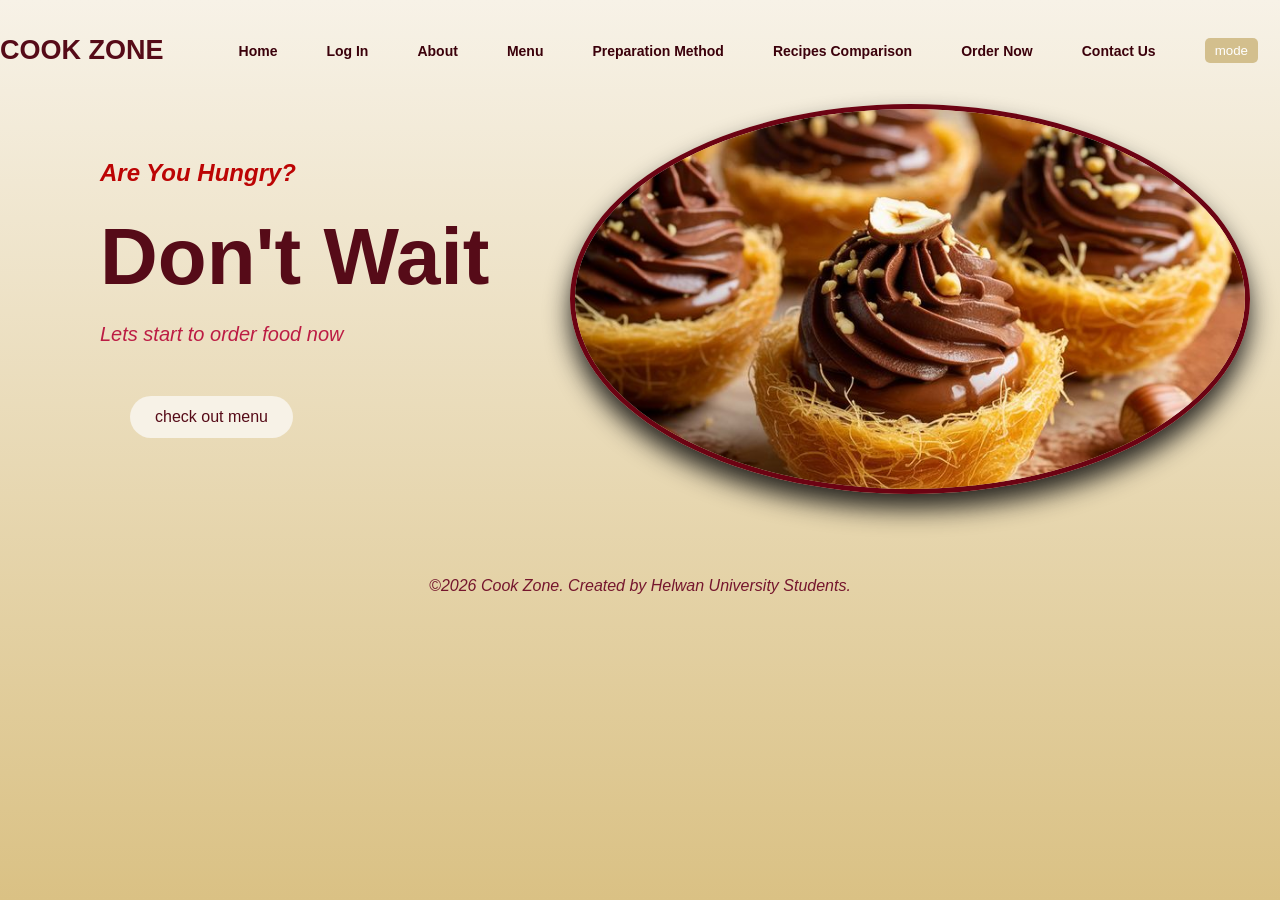
<file: index.html>
<!DOCTYPE html>
<html lang="en">

<head>
    <meta charset="UTF-8">
    <title>cook zone</title>
    <link rel="stylesheet" href="style.css">
    <meta name="viewport" content="width=device-width, initial-scale=1.0">
    <script src="main.js"></script>
</head>

<body>
    <script>if (localStorage.getItem("theme") === "dark") document.body.classList.add("dark-theme");</script>
    <div class="page">
        <header>
            <nav>
                <div class="cooknav">
                    <h1>COOK ZONE</h1>
                </div>
                <ul>
                    <li><a href="index.html">Home</a></li>
                    <li><a href="login.html">Log In</a></li>
                    <li><a href="about-us.html">About</a></li>
                    <li><a href="recipes.html">Menu</a></li>
                    <li><a href="preparation method.html">Preparation Method</a></li>
                    <li><a href="compare.html">Recipes Comparison</a></li>
                    <li><a href="order-now.html">Order Now</a></li>
                    <li><a href="contact-us.html">Contact Us</a></li>
                    <li><button onclick="toggletheme()" class="theme-btn">mode</button></li>
                </ul>
            </nav>
        </header>
        <section class="hero">
            <div class="text">
                <h3><em>Are You Hungry?</em></h3>
                <h1>Don't Wait</h1>
                <p><em>Lets start to order food now</em></p>
                <button class="home-btn"><a href="recipes.html">check out menu</a></button>
            </div>
            <div class="home-img">
                <img src="Images/photo4.jpeg" alt="food img" width="670px" height="380">
            </div>
        </section>

        <footer>
            <p><i>&copy;2026 Cook Zone. Created by Helwan University Students.</i></p>
        </footer>
    </div>
</body>

</html>
</file>
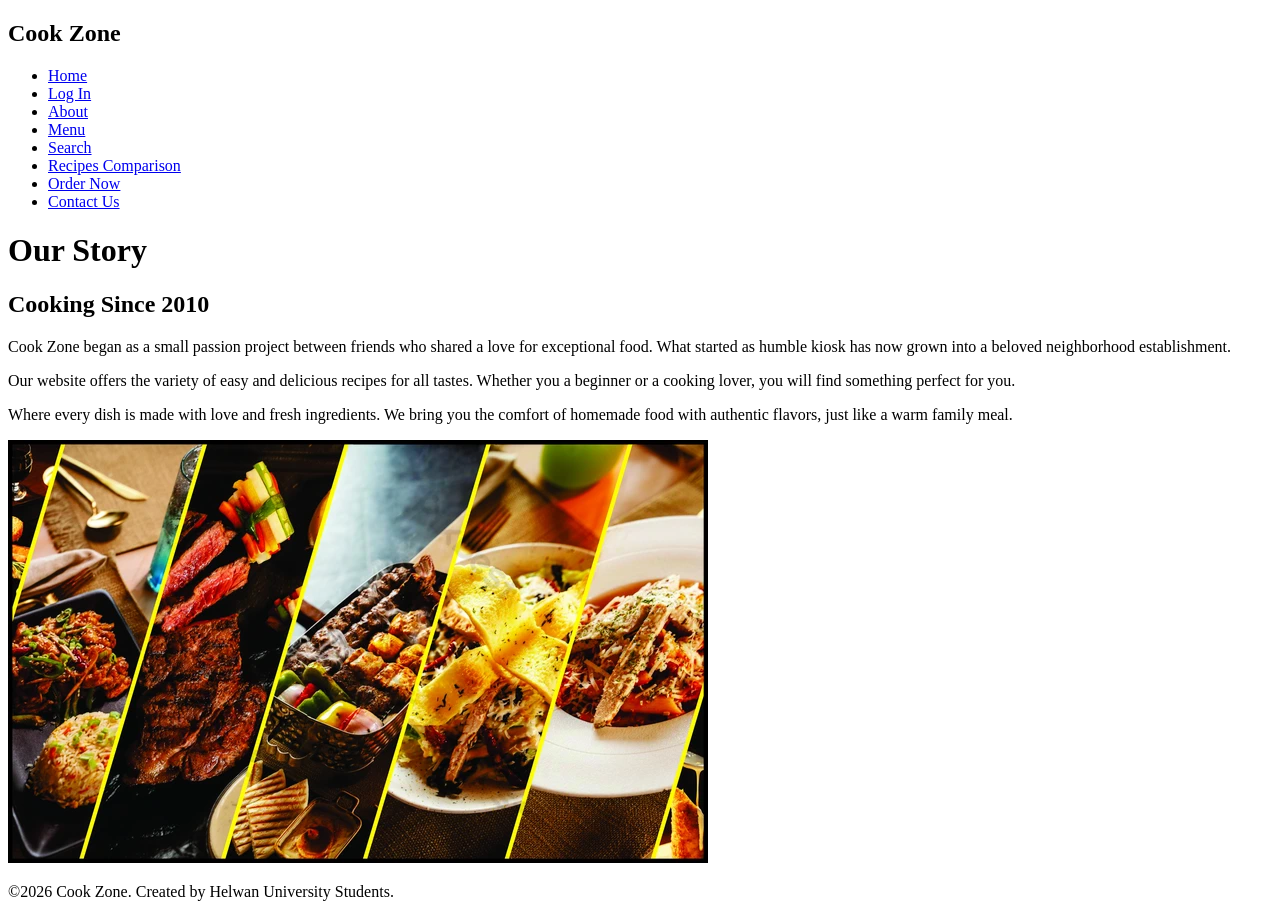
<file: about--us.html>
<!DOCTYPE html>
<html lang="eng">
  <head>
        <meta charset="UTF-8">
        <title>About</title>
        <link rel="stylesheet" src="style.css">
  </head>
  <body>
      <nav>
        <h2>Cook Zone</h2>
        <ul>
            <li><a href="index.html">Home</a></li>
            <li><a href="login.html">Log In</a></li>
            <li><a href="about-us.html">About</a></li>
            <li><a href="recipes.html">Menu</a></li>
            <li><a href="search.html">Search</a></li>
            <li><a href="compare.html">Recipes Comparison</a></li>
            <li><a href="order-now.html">Order Now</a></li>
            <li><a href="contact-us.html">Contact Us</a></li>
        </ul>
     </nav>
     <header><h1>Our Story</h1></header>

    <main>
        
        <!-- about discription -->
        <section class="our story">
            <h2>Cooking Since 2010</h2>
            <p>Cook Zone began as a small passion project between friends who shared a love for exceptional food. What started as humble kiosk 
                has now grown into a beloved neighborhood establishment.</p>
            <p> Our website offers the variety of easy and delicious recipes for all tastes. Whether you a beginner or a cooking lover, you will 
                find something perfect for you.</p>
             <p>Where every dish is made with love and fresh ingredients. We bring you the comfort of homemade food with authentic flavors, just
                     like a warm family meal.</p>
        </section>
        
     <section class="story img">
            <img src="img.jpg"  >
     </section>

     
    </main>

    <footer>
         <p>&copy;2026 Cook Zone. Created by Helwan University Students.</p>
    </footer>
</body>
</html>
</file>
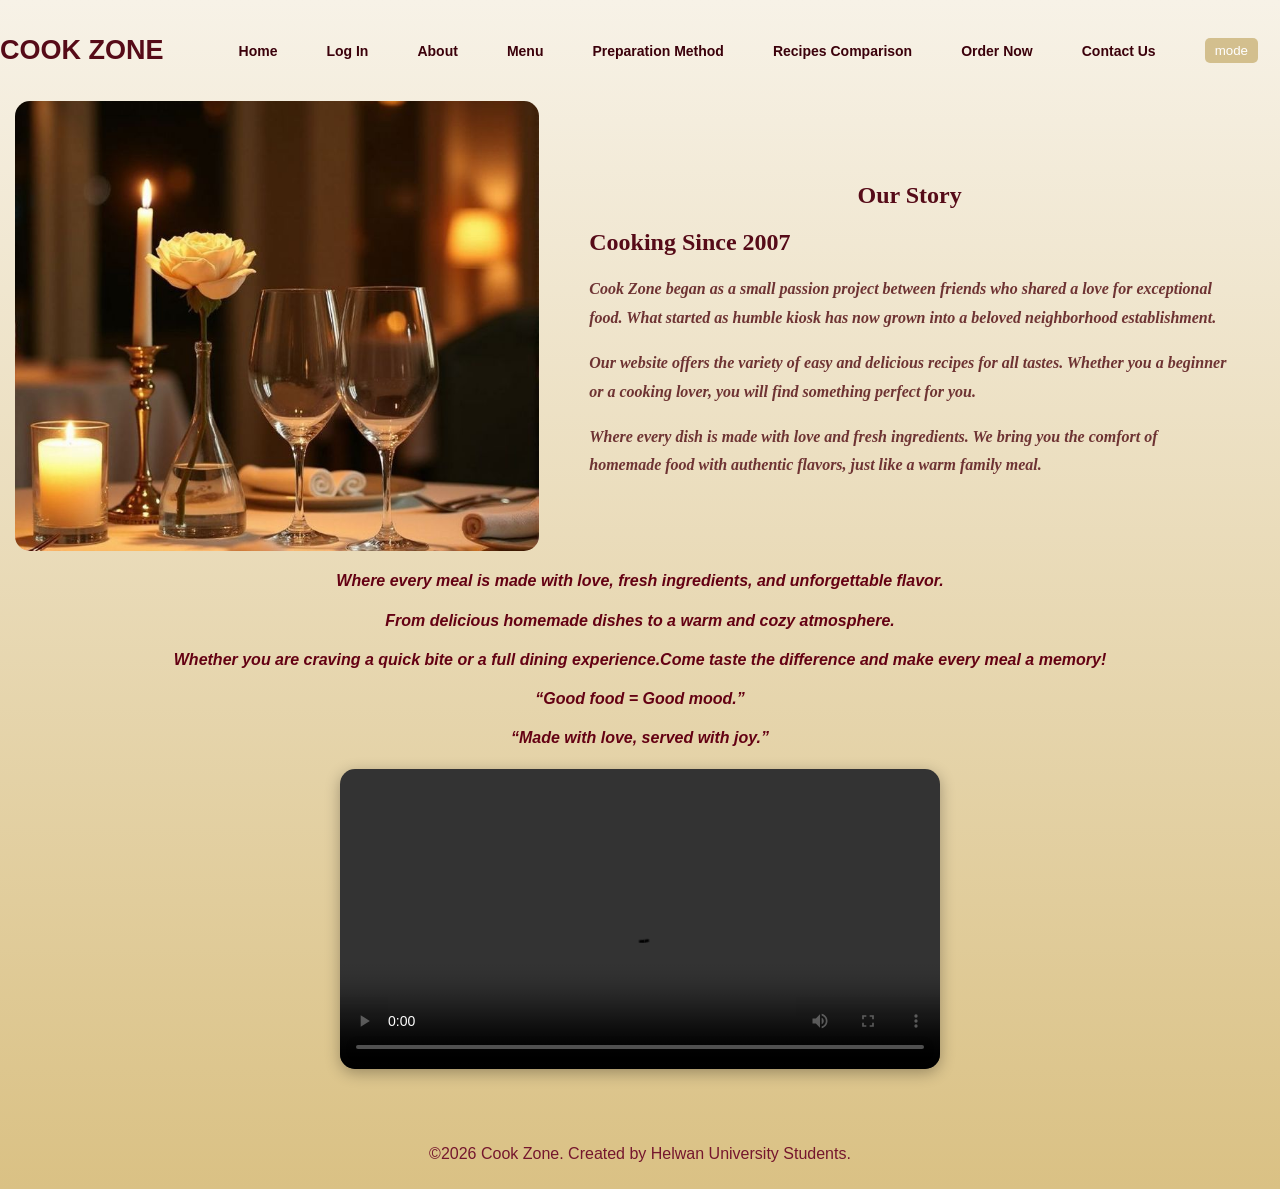
<file: about-us.html>
<!DOCTYPE html>
<html lang="eng">

<head>
    <meta charset="UTF-8">
    <title>cook zone</title>
    <link rel="stylesheet" href="style.css">
    <meta name="viewport" content="width=device-width, initial-scale=1.0">
</head>

<body>
    <div class="page">
        <script>if (localStorage.getItem("theme") === "dark") document.body.classList.add("dark-theme");</script>
        <header>
            <nav>
                <div class="cooknav">
                    <h1>COOK ZONE</h1>
                </div>
                <ul>
                    <li><a href="index.html">Home</a></li>
                    <li><a href="login.html">Log In</a></li>
                    <li><a href="about-us.html">About</a></li>
                    <li><a href="recipes.html">Menu</a></li>
                    <li><a href="preparation method.html">Preparation Method</a></li>
                    <li><a href="compare.html">Recipes Comparison</a></li>
                    <li><a href="order-now.html">Order Now</a></li>
                    <li><a href="contact-us.html">Contact Us</a></li>
                      <li><button onclick="toggletheme()" class="theme-btn">mode</button></li>
                </ul>
            </nav>
        </header>

        <section class="about">
            <!-- about discription -->
            <div class="story-img">
                <img src="Images/Cozy Evenings for Two.jfif" width="620" height="450" alt="about us img">
            </div>

            <div class="our-story">
                <h1 class="ooo">Our Story</h1>
                <h2>Cooking Since 2007</h2>
                <p><i>Cook Zone began as a small passion project between friends who shared a love for exceptional food.
                        What started as humble kiosk
                        has now grown into a beloved neighborhood establishment.</i></p>
                <p> <i>Our website offers the variety of easy and delicious recipes for all tastes. Whether you a
                        beginner or a cooking lover, you will
                        find something perfect for you.</i></p>
                <p><i>Where every dish is made with love and fresh ingredients. We bring you the comfort of homemade
                        food with authentic flavors, just
                        like a warm family meal.</i></p>
            </div>
        </section>

        <section class="contvid">
                <div  class="vidtext">
                    <h4><i>Where every meal is made with love, fresh ingredients, and unforgettable flavor. </i></h4>
                    <h4> <i>From delicious homemade dishes to a warm and cozy atmosphere.</i></h4>
                    <h4><i> Whether you are craving a quick bite or a full dining experience.Come taste the difference and make every meal a memory!</i></h4>
                    <h4><i> “Good food = Good mood.” </i></h4>
                 <h4><i> “Made with love, served with joy.”</i></h4>
                </div>
                <div class="vid">
                    <video src="video.mp4" controls ></video>
                </div>
        </section>

        <script src="main.js"></script>
        <footer>
            <p>&copy;2026 Cook Zone. Created by Helwan University Students.</p>
        </footer>
    </div>
</body>

</html>
</file>
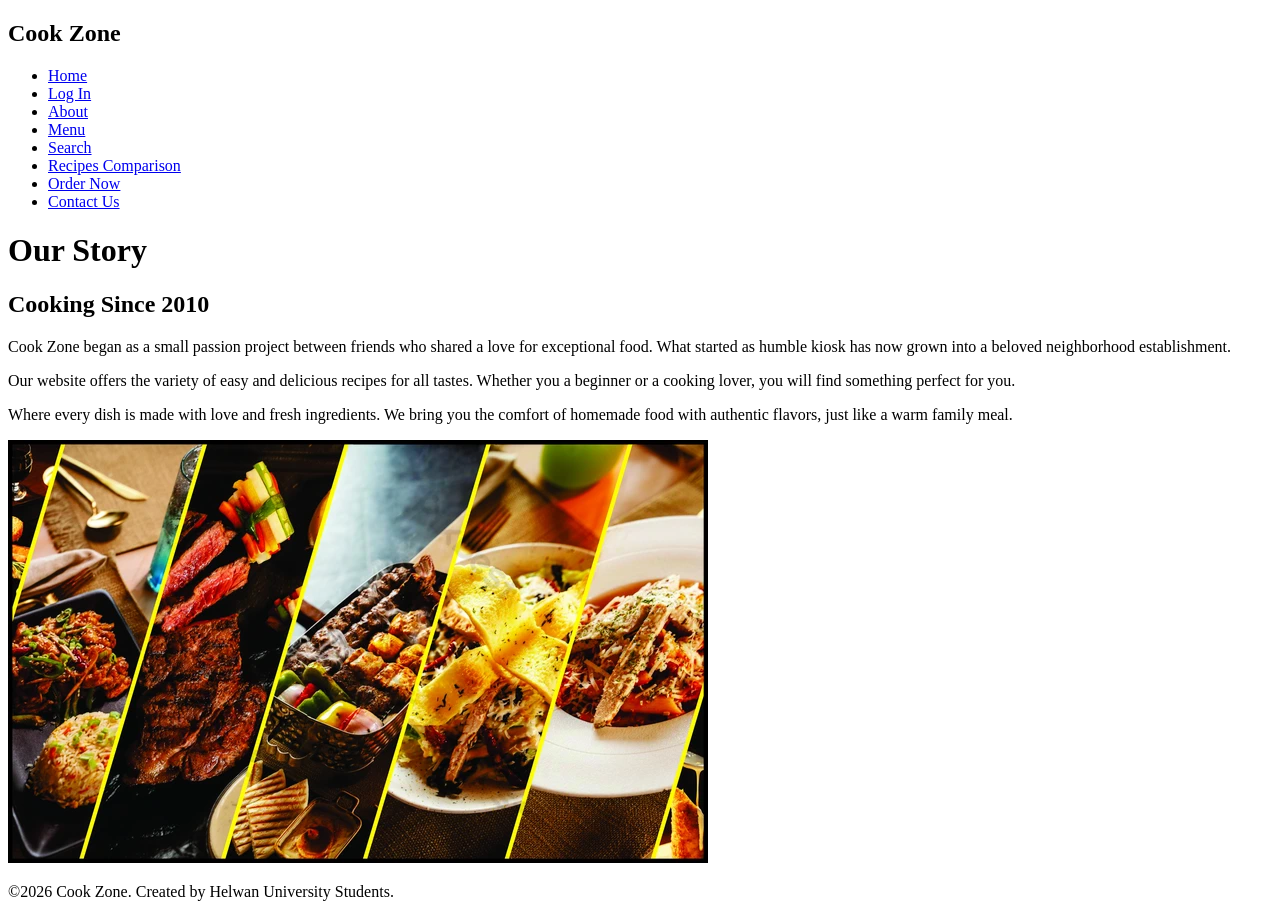
<file: aboutus.html>
<!DOCTYPE html>
<html lang="eng">
<body>
    <head>
        <meta charset="UTF-8">
        <title>About</title>
        <link rel="style sheet" src="style.css">
    </head>

    <nav>
        <h2>Cook Zone</h2>
        <ul>
            <li><a href="index.html">Home</a></li>
            <li><a href="login.html">Log In</a></li>
            <li><a href="aboutus.html">About</a></li>
            <li><a href="recipes.html">Menu</a></li>
            <li><a href="search.html">Search</a></li>
            <li><a href="compare.html">Recipes Comparison</a></li>
            <li><a href="order.html">Order Now</a></li>
            <li><a href="contact.html">Contact Us</a></li>
        </ul>
    </nav>
     <header><h1>Our Story</h1></header>

    <main>
        
        <!-- about discription -->
        <section>
            <h2>Cooking Since 2010</h2>
            <p>Cook Zone began as a small passion project between friends who shared a love for exceptional food. What started as humble kiosk 
                has now grown into a beloved neighborhood establishment.</p>
            <p> Our website offers the variety of easy and delicious recipes for all tastes. Whether you a beginner or a cooking lover, you will 
                find something perfect for you.</p>
                <p>Where every dish is made with love and fresh ingredients. We bring you the comfort of homemade food with authentic flavors, just
                     like a warm family meal.</p>
        </section>
    <!-- Food Gallery -->
     <section>
            <img src="img.jpg"  >
     </section>

     
    </main>

    <footer>
         <p>&copy;2026 Cook Zone. Created by Helwan University Students.</p>
    </footer>
</body>
</html>
</file>
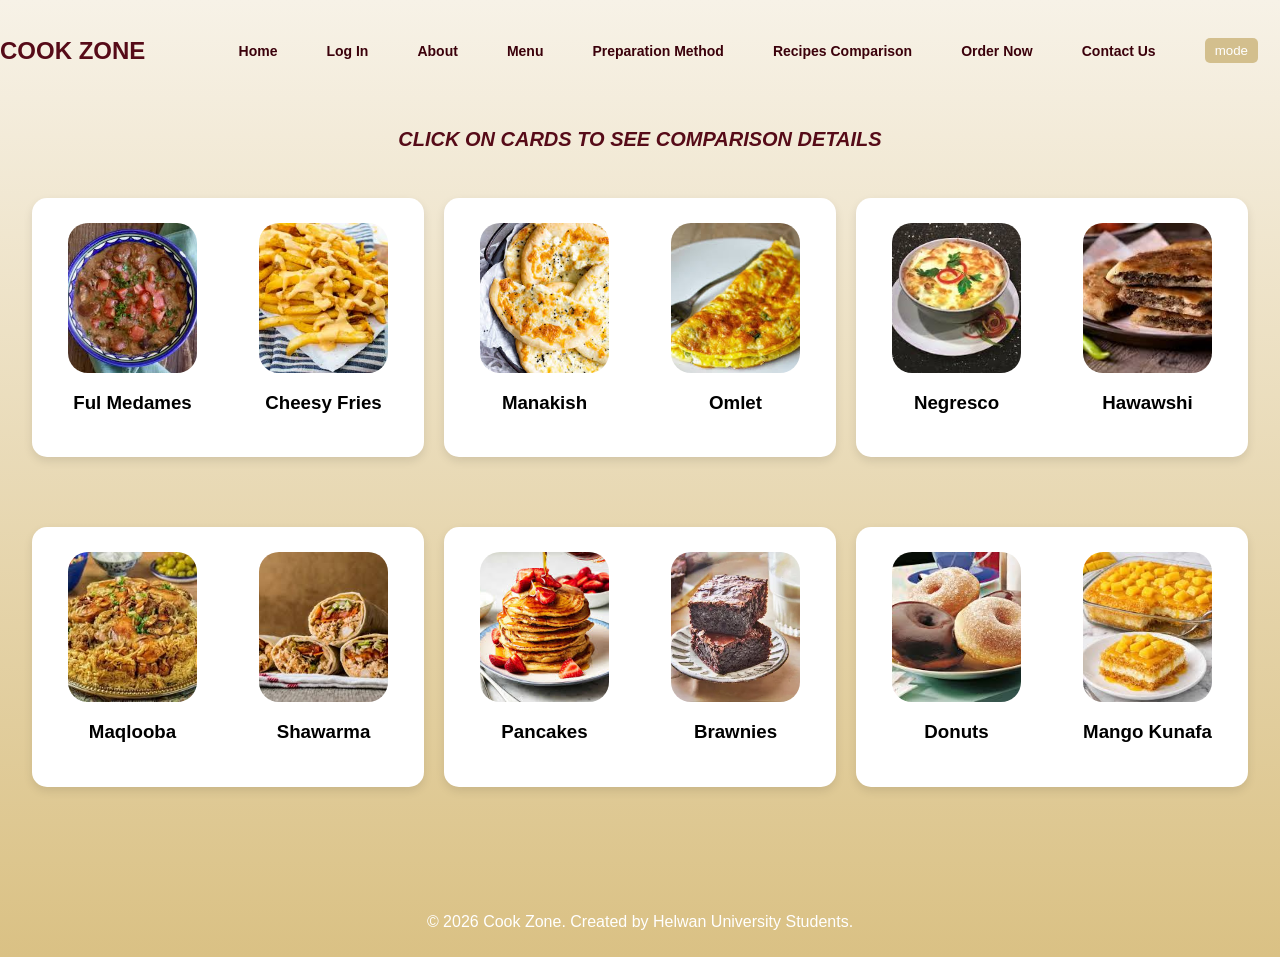
<file: compare.html>
<!DOCTYPE html>
<html lang="en">
<head>
    <meta charset="UTF-8">
     <meta name="viewport" content="width=device-width, intial-scale=1.0 ">
    <title>COOK ZONE </title>
    <link rel="stylesheet" href="style.css">
    <link rel="stylesheet" href="compare.css">
    
</head>
<body class="page">
    <div class="page">
        <script>if (localStorage.getItem("theme") === "dark") document.body.classList.add("dark-theme");</script>
    <header>    
   <nav> 
    <h1>COOK ZONE</h1>
       <ul> 
          <li><a href="index.html"> Home</a></li>
          <li><a href="login.html"> Log In</a></li>
          <li><a href="about-us.html"> About</a></li>
          <li><a href="recipes.html"> Menu</a></li>
         <li><a href="preparation method.html">Preparation Method</a></li>
          <li><a href="compare.html"> Recipes Comparison</a></li>
          <li><a href="order-now.html"> Order Now</a></li>
          <li><a href="contact-us.html"> Contact Us</a></li>
         <li><button onclick="toggletheme()" class="theme-btn">mode</button></li>
        </ul> 
    </nav>
    </header> 
    <div>
        <h3 class="click-on-Cards">CLICK ON CARDS TO SEE COMPARISON DETAILS</h3>
    </div>
    <main>
        <section class="meal">
            <div class="comparison_container">
                <div class="food_item">
                    <img src="Images/ful_medames.jpg" class="recipe-image">
                    <h3 class="compare">Ful Medames</h3>
                </div>
                <div class="food_item">
                    <img src="Images/cheese fries2.jpg" class="recipe-image">
                    <h3 class="compare">Cheesy Fries</h3>
                </div>
            </div>
                <table border class="table">
                    <thead>
                    <tr>
                        <th>Meal</th>
                        <th>Calories</th>
                        <th>Time</th>
                        <th>Difficulty</th>
                    </tr>
                    </thead>
                    <tbody>
                        <tr>
                            <td> Ful Medames</td>
                            <td>300-500</td>     
                            <td>60-90</td>
                            <td>Moderate</td>
                        </tr>
                        <tr>
                            <td>Cheesy Fries</td>
                            <td>600-800</td>
                            <td>20-30</td>
                            <td>Easy</td>
                        </tr>
                    </tbody>
                        <tr>
    <td colspan="4" class="Most-Popular">
        Most Popular <span>&rArr;</span> <strong>Cheesy Fries</strong>
    </td>
</tr>

                </table>               
        </section>
        <section class="meal">
            <div class="comparison_container">
                <div class="food_item">
                    <img src="Images/manakish.jpg" class="recipe-image">
                    <h3 class="compare">Manakish</h3>
                </div>
                <div class="food_item">
                    <img src="Images/omlet.jpg" class="recipe-image">
                    <h3 class="compare">Omlet</h3>
                </div>
            </div>
            <table border class="table">
                    <thead>
                    <tr>
                        <th>Meal</th>
                        <th>Calories</th>
                        <th>Time</th>
                        <th>Difficulty</th>
                    </tr>
                    </thead>
                    <tbody>
                        <tr>
                            <td>Manakish</td>
                            <td>400-600</td>
                            <td>50-60</td>
                            <td>Moderate</td>
                        </tr>
                        <tr>
                            <td>Omlet</td>
                            <td>150-250</td>
                            <td>10-15</td>
                            <td>Easy</td>

                        </tr>
                    </tbody>
                                        <tr>
    <td colspan="4" class="Most-Popular">
        Most Popular <span>&rArr;</span> <strong>Omlet</strong>
    </td>
</tr>
                </table>
        </section>
        <section class="meal">
             <div class="comparison_container">
                <div class="food_item">
                    <img src="Images/Negresco.jpg" class="recipe-image">
                    <h3 class="compare">Negresco</h3>
                </div>
                <div class="food_item">
                    <img src="Images/Hawashi.jpg" class="recipe-image">
                    <h3 class="compare">Hawawshi</h3>
                </div>
            </div>
            <table border class="table">
                    <thead>
                    <tr>
                        <th>Meal</th>
                        <th>Calories</th>
                        <th>Time</th>
                        <th>Difficulty</th>
                    </tr>
                    </thead>
                    <tbody>
                        <tr>
                            <td>Negresco</td>
                            <td>350-450</td>
                            <td>45-60</td>
                            <td>Moderate</td>
                        </tr>
                        <tr>
                            <td>Hawawshi</td>
                            <td>600-800</td>
                            <td>30-40</td>
                            <td>Moderate</td>
                        </tr>
                    </tbody>
                                        <tr>
    <td colspan="4" class="Most-Popular">
        Most Popular <span>&rArr;</span> <strong>Hawawshi</strong>
    </td>
</tr>
                </table>            
        </section>
        <section class="meal">
             <div class="comparison_container">
                <div class="food_item">
                    <img src="Images/Maqlooba.jpg" class="recipe-image">
                    <h3 class="compare">Maqlooba</h3>
                </div>
                <div class="food_item">
                    <img src="Images/shawarma.jpg" class="recipe-image">
                    <h3 class="compare">Shawarma</h3>
                </div>
            </div>
            <table border class="table">
                    <thead>
                    <tr>
                        <th>Meal</th>
                        <th>Calories</th>
                        <th>Time</th>
                        <th>Difficulty</th>
                    </tr>
                    </thead>
                    <tbody>
                        <tr>
                            <td>Maqlooba</td>
                            <td>700-900</td>
                            <td>80-90</td>
                            <td>Difficult</td>
                        </tr>
                        <tr>
                            <td>Shawarma</td>
                            <td>400-500</td>
                            <td>20-30</td>
                            <td>Moderate</td>
                        </tr>
                    </tbody>
                                        <tr>
    <td colspan="4" class="Most-Popular">
        Most Popular <span>&rArr;</span> <strong>shawarma</strong>
    </td>
</tr>
                </table>
        </section>
         <section class="meal">
            <div class="comparison_container">
                <div class="food_item">
                    <img src="Images/pancakes.jpg" class="recipe-image">
                    <h3 class="compare">Pancakes</h3>
                </div>
                <div class="food_item">
                    <img src="Images/brawnies.webp" class="recipe-image">
                    <h3 class="compare">Brawnies</h3>
                </div>
            </div>
            <table border class="table">
                    <thead>
                    <tr>
                        <th>Meal</th>
                        <th>Calories</th>
                        <th>Time</th>
                        <th>Difficulty</th>
                    </tr>
                    </thead>

                    <tbody>
                        <tr>
                            <td>Pancakes</td>
                            <td>200-300</td>
                            <td>10-20</td>
                            <td>Easy</td>
                        </tr>

                        <tr>
                            <td>Brawnies</td>
                            <td>350-450</td>
                            <td>30-40</td>
                            <td>Moderate</td>
                        </tr>
                    </tbody>
                                        <tr>
    <td colspan="4" class="Most-Popular">
        Most Popular <span>&rArr;</span> <strong>Pancakes</strong>
    </td>
</tr>
                </table>
        </section>
        <section class="meal">
            <div class="comparison_container">
                <div class="food_item">
                    <img src="Images/Donuts.jpg" class="recipe-image">
                    <h3 class="compare">Donuts</h3>                    
                </div>
                <div class="food_item">
                    <img src="Images/Kunafa.jpg" class="recipe-image">
                    <h3 class="compare">Mango Kunafa</h3>
                </div>
            </div>
            <table border class="table">
                    <thead>
                    <tr>
                        <th>Meal</th>
                        <th>Calories</th>
                        <th>Time</th>
                        <th>Difficulty</th>
                    </tr>
                    </thead>

                    <tbody>
                        <tr>
                            <td>Donuts</td>
                            <td>250-350</td>
                            <td>20-30</td>
                            <td>Moderate</td>
                        </tr>
                        <tr>
                            <td>Mango Kunafa</td>
                            <td>600-800</td>
                            <td>50-60</td>
                            <td>Difficult</td>
                        </tr>
                    </tbody>
                                        <tr>
    <td colspan="4" class="Most-Popular">
        Most Popular <span>&rArr;</span> <strong>Donuts</strong>
    </td>
</tr>
                </table>
        </section>
    </main>
  <script>   
    const cards = document.querySelectorAll('.food_item');
    cards.forEach(card => {
        card.addEventListener('click', function() {    
            const parentSection = this.closest('.meal');  
            parentSection.classList.toggle('show');
        });
    });
</script>
        <footer class="loginfoo">
            <p>&copy; 2026 Cook Zone. Created by Helwan University Students.</p>
        </footer>
        <script src="main.js"></script>
</body>
</html>
</file>
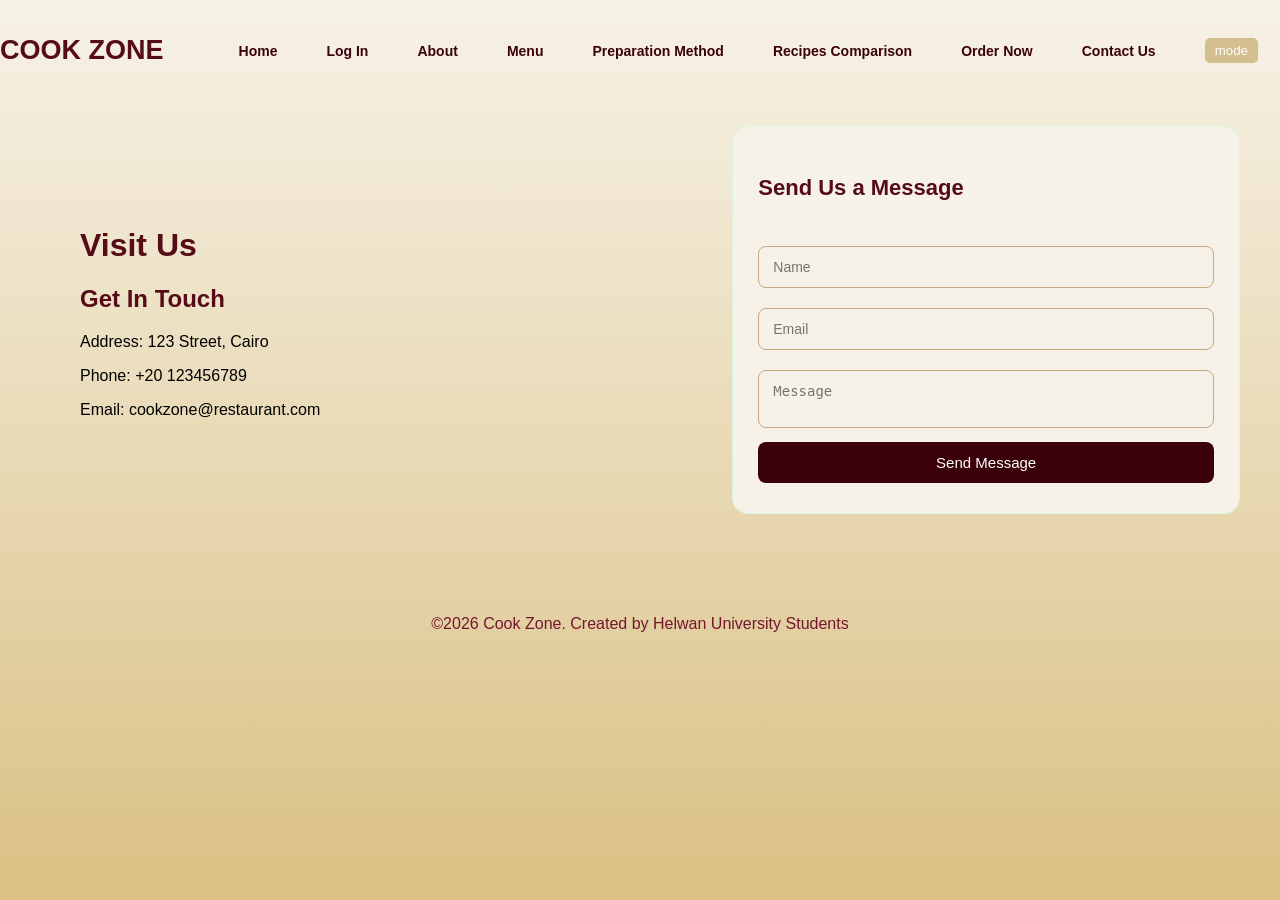
<file: contact-us.html>
<!DOCTYPE html>
<html lang="en">

<head>
    <meta charset="UTF-8">
    <title>Cook Zone</title>
    <link rel="stylesheet" href="https://cdnjs.cloudflare.com/ajax/libs/font-awesome/6.0.0/css/all.min.css">
    <link rel="stylesheet" href="style.css">
    <meta name="viewport" content="width=device-width, initial-scale=1.0">
</head>

<body>
    <div class="page">
        <script>if (localStorage.getItem("theme") === "dark") document.body.classList.add("dark-theme");</script>
        <header>
            <nav>
                <div class="cooknav">
                    <h1>COOK ZONE</h1>
                </div>
                <ul>
                    <li><a href="index.html">Home</a></li>
                    <li><a href="login.html" class="login-link">Log In</a></li>
                    <li><a href="about-us.html">About</a></li>
                    <li><a href="recipes.html">Menu</a></li>
                    <li><a href="preparation method.html">Preparation Method</a></li>
                    <li><a href="compare.html">Recipes Comparison</a></li>
                    <li><a href="order-now.html">Order Now</a></li>
                    <li><a href="contact-us.html">Contact Us</a></li>
                     <li><button onclick="toggletheme()" class="theme-btn">mode</button></li>
                </ul>
            </nav>
        </header>
        <div class="cont">

            <div class="get">
                <h1>Visit Us</h1>
                <h2>Get In Touch</h2>
                <p>Address: 123 Street, Cairo</p>
                <p>Phone: +20 123456789</p>
                <p>Email: cookzone@restaurant.com</p>
            </div>
            <div class="contact">
                <h2>Send Us a Message</h2>
                <form action="#" class="contact-form" method="post" id="contactform">
                    <input type="text" placeholder="Name" required id="contactName"><br>
                    <input type="email" placeholder="Email" required id="contactEmail"><br>
                    <textarea placeholder="Message" id="contactMessage"></textarea><br>
                    <button type="submit">Send Message</button>
                    <p id="responseMsg" style="display:none; margin-top:10px; font-weight:bold; text-align:center;"></p>
                </form>
            </div>
        </div>
        <footer>
            <p>©2026 Cook Zone. Created by Helwan University Students</p>
        </footer>
    </div>
    <script>
        document.getElementById('contactform')?.addEventListener('submit', function (event) {
            event.preventDefault();

            const name = document.getElementById('contactName').value;
            const responseMsg = document.getElementById('responseMsg');
            responseMsg.innerText = `Thank you, ${name}! Your message has been sent successfully.`;
            responseMsg.style.display = "block";
            responseMsg.style.color = "#28a745";
            this.reset();
            setTimeout(() => {
                responseMsg.style.display = "none";
            }, 5000);
        });
    </script>
     <script src="main.js"></script>
</body>

</html>
</file>
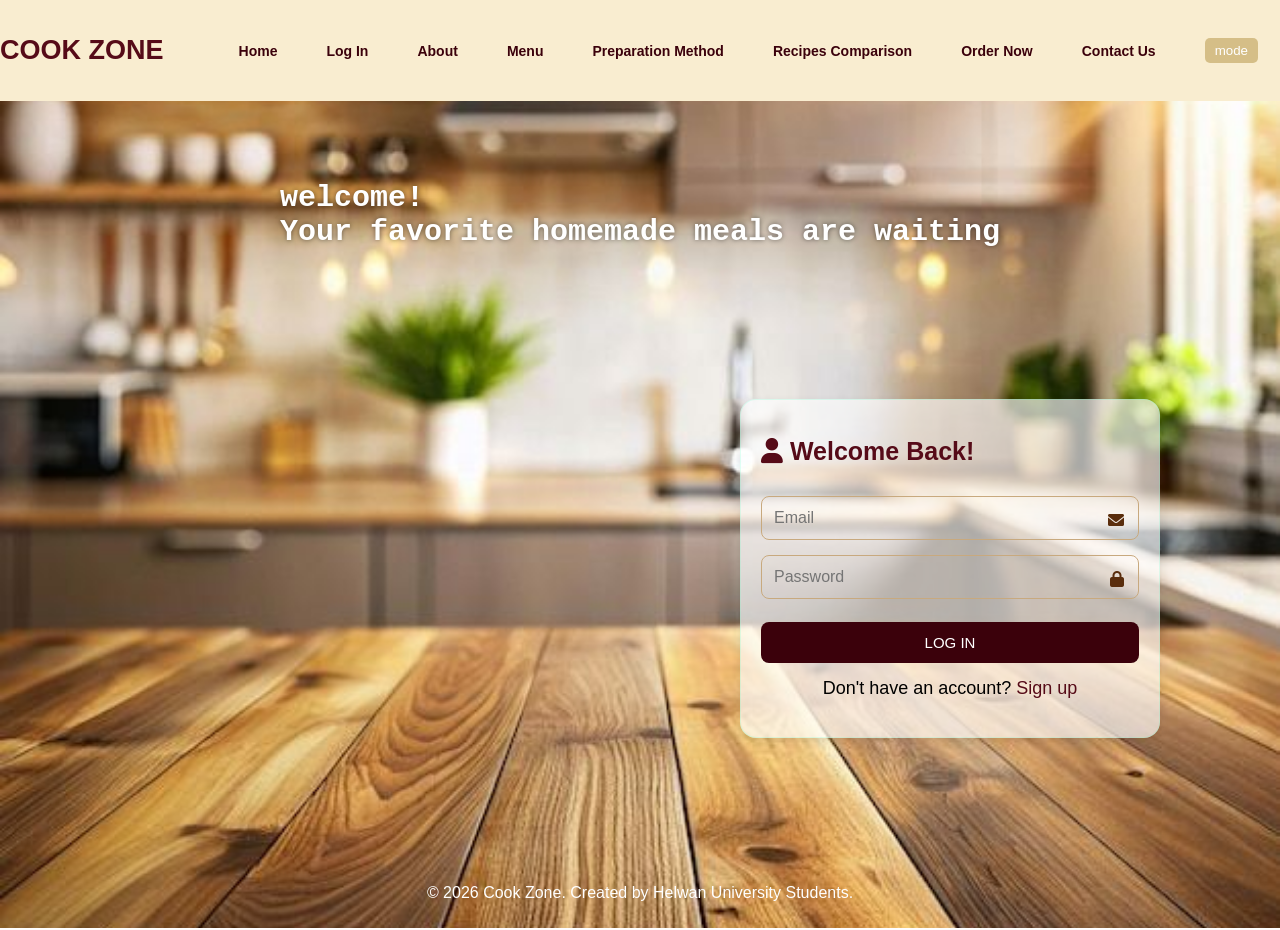
<file: login.html>
<!DOCTYPE html>
<html lang="en">

<head>
    <link rel="stylesheet" href="https://cdnjs.cloudflare.com/ajax/libs/font-awesome/6.0.0/css/all.min.css">
    <meta charset="UTF-8">
    <title>COOK ZONE</title>
    <link rel="stylesheet" href="style.css">
    <meta name="viewport" content="width=device-width, initial-scale=1.0">
</head>

<body class="back">
    <script>if (localStorage.getItem("theme") === "dark") document.body.classList.add("dark-theme");</script>
    <div >

        <header>
            <nav class="loginnav">
                <div class="cooknav">
                    <h1>COOK ZONE</h1>
                </div>
                <ul>
                    <li><a href="index.html">Home</a></li>
                    <li><a href="login.html">Log In</a></li>
                    <li><a href="about-us.html">About</a></li>
                    <li><a href="recipes.html">Menu</a></li>
                   <li><a href="preparation method.html">Preparation Method</a></li>
                    <li><a href="compare.html">Recipes Comparison</a></li>
                    <li><a href="order-now.html">Order Now</a></li>
                    <li><a href="contact-us.html">Contact Us</a></li>
                     <li><button onclick="toggletheme()" class="theme-btn">mode</button></li>
                </ul>
            </nav>
        </header>

        <main>
            <div class="logintext">
                <pre><strong>welcome!
Your favorite homemade meals are waiting
</strong></pre>
            </div>
            <div class="login">
                <h1><i class="fas fa-user"></i> Welcome Back!</h1>

                <form onsubmit="loginUser(event)">

                    <div class="input-box">
                        <input type="email" id="loginEmail" placeholder="Email">
                        <i class="fas fa-envelope"></i>
                    </div>

                    <div class="input-box">
                        <input type="password" id="loginPassword" placeholder="Password">
                        <i class="fas fa-lock"></i>
                    </div>

                    <p id="loginError" style="color:red;"></p>

                    <div class="form-footer">
                        <button type="submit">LOG IN</button>
                        <p>Don't have an account? <a href="signup.html">Sign up</a></p>
                    </div>

                </form>
            </div>
        </main>

        <footer class="loginfoo">
            <p>&copy; 2026 Cook Zone. Created by Helwan University Students.</p>
        </footer>

    </div>

    <script src="main.js"></script>
</body>

</html>
</file>
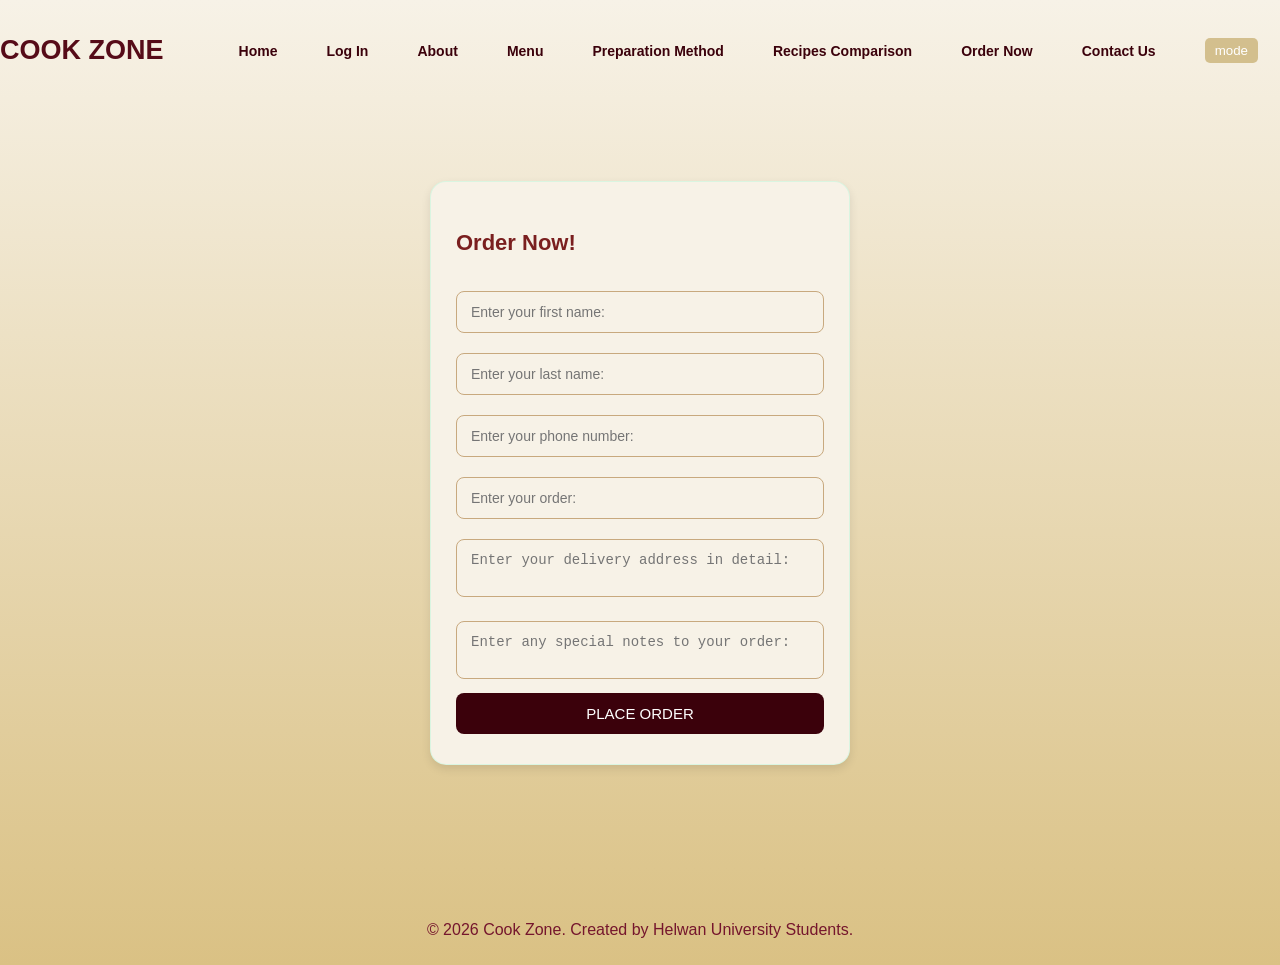
<file: order-now.html>
<!DOCTYPE html>
<html lang="en">

<head>
    <meta charset="UTF-8">
    <title>COOK ZONE </title>
    <link rel="stylesheet" href="style.css">
    <meta name="viewport" content="width=device-width, initial-scale=1.0">

</head>

<body>
    <div class="page">
        <script>if (localStorage.getItem("theme") === "dark") document.body.classList.add("dark-theme");</script>
        <header>
            <nav>
                <div class="cooknav">
                    <h1>COOK ZONE</h1>
                </div>
                <ul>
                    <li><a href="index.html">Home</a></li>
                    <li><a href="login.html" class="login-link">Log In</a></li>
                    <li><a href="about-us.html">About</a></li>
                    <li><a href="recipes.html">Menu</a></li>
                   <li><a href="preparation method.html">Preparation Method</a></li>
                    <li><a href="compare.html">Recipes Comparison</a></li>
                    <li><a href="order-now.html">Order Now</a></li>
                    <li><a href="contact-us.html">Contact Us</a></li>
                    <li><button onclick="toggletheme()" class="theme-btn">mode</button></li>
                </ul>
            </nav>
        </header>
        <main>
            <section>
                <div class="order">
                    <h1>Order Now!</h1>
                    <form action="#" class="order-form" method="post">
                        <input type="text" name="firstName" required placeholder="Enter your first name:">
                        <br>
                        <input type="text" name="lastName" required placeholder="Enter your last name:">
                        <br>
                        <input type="tel" name="phone" required placeholder="Enter your phone number:">
                        <br>
                        <input type="text" name="yourOrder" required placeholder="Enter your order:">
                        <br>
                        <textarea name="address" required
                            placeholder="Enter your delivery address in detail:"></textarea>
                        <br>
                        <textarea name="specialNotes" placeholder="Enter any special notes to your order:"></textarea>
                        <br>
                        <div class="form-footer">
                            <button type="submit">PLACE ORDER</button><br>
                        </div>
                    </form>
                </div>
            </section>
        </main>
        <script src="main.js"></script>
        <footer>
            <p>&copy; 2026 Cook Zone. Created by Helwan University Students.</p>
        </footer>
    </div>
</body>

</html>
</file>
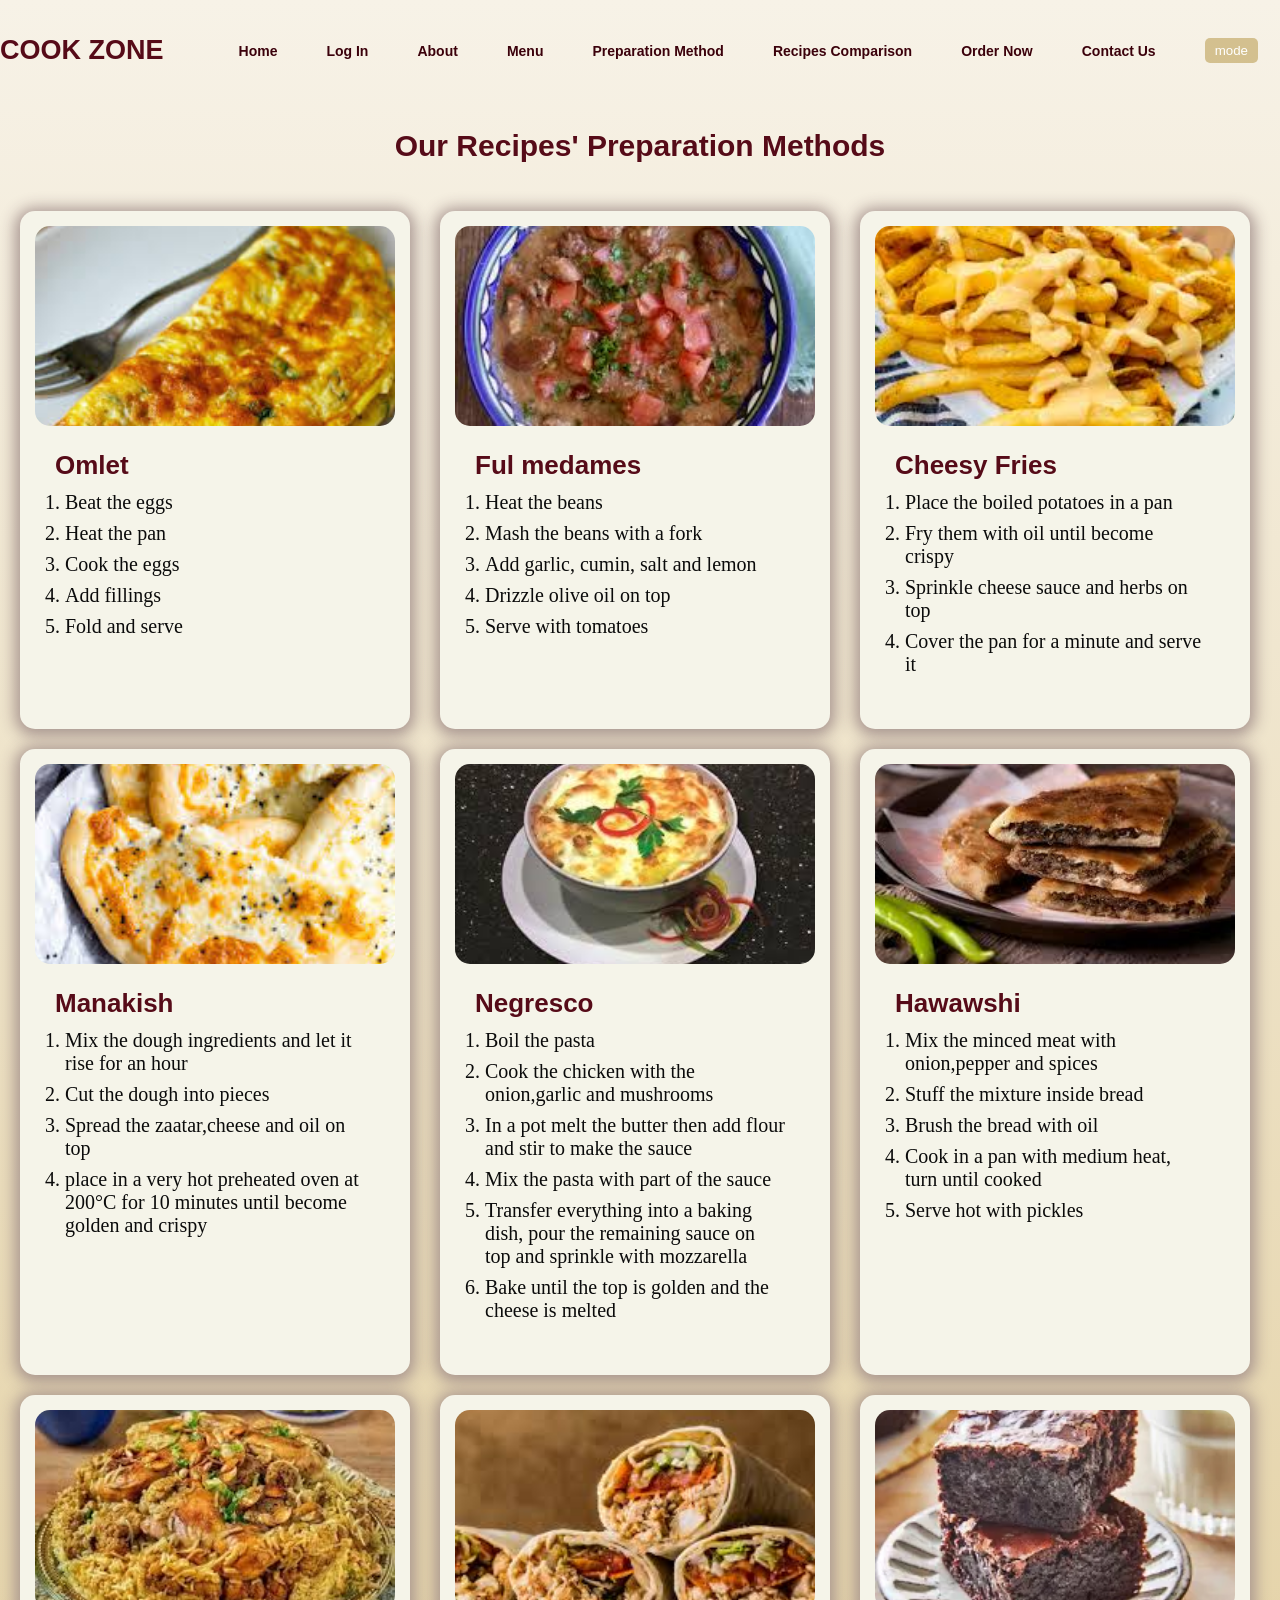
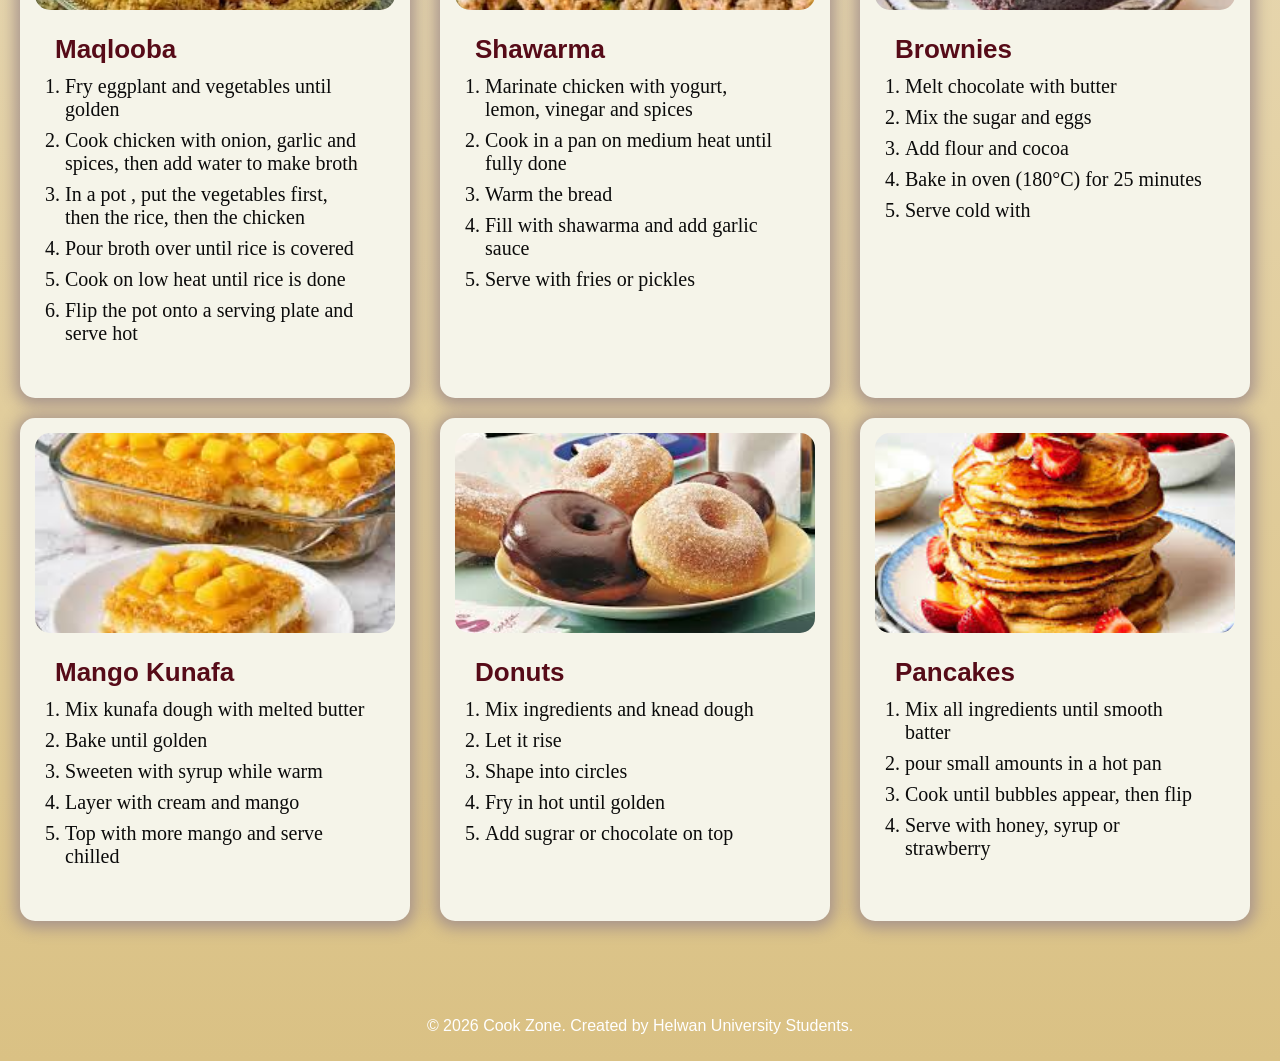
<file: preparation method.html>
<!DOCTYPE html>
<html lang="en">
<head>
    <meta charset="UTF-8">
    <title>Cook Zone</title>
    <link rel="stylesheet" href="style.css">
    <meta name="viewport" content="width=device-width, initial-scale=1.0">
</head>
<body>
 <div class="page">
     <script>if (localStorage.getItem("theme") === "dark") document.body.classList.add("dark-theme");</script>
        <header>
    <header>
      <nav>
        <div class="cooknav"><h1>COOK ZONE</h1></div>
        <ul>
            <li><a href="index.html">Home</a></li>
            <li><a href="login.html">Log In</a></li>
            <li><a href="about-us.html">About</a></li>
            <li><a href="recipes.html">Menu</a></li>
            <li><a href="preparation method.html">Preparation Method</a></li>
            <li><a href="compare.html">Recipes Comparison</a></li>
            <li><a href="order-now.html">Order Now</a></li>
            <li><a href="contact-us.html">Contact Us</a></li>
            <li><button onclick="toggletheme()" class="theme-btn">mode</button></li>
        </ul>
     </nav>
     <div>
        <h2 class="head_preparation">Our Recipes' Preparation Methods</h2>
    </div>
    </header>    
    <div class="container_of_preparation">
        <div class="food-card">
        <img src="Images/omlet.jpg" alt="omlet" class="food-img">
        <div class="food-content">
            <h3 class="food-title">Omlet</h3>                
            <ol class="recipe-list">
                <li>Beat the eggs</li>
                <li>Heat the pan</li>
                <li>Cook the eggs</li>
                <li>Add fillings</li>
                <li>Fold and serve</li>
            </ol>
        </div>
    </div>
    <div class="food-card">
        <img src="Images/ful_medames.jpg" alt="ful_medames" class="food-img">
        <div class="food-content">
            <h3 class="food-title">Ful medames</h3>            
            <ol class="recipe-list">
                <li>Heat the beans</li>
                <li>Mash the beans with a fork</li>
                <li>Add garlic, cumin, salt and lemon</li>
                <li>Drizzle olive oil on top</li>
                <li>Serve with tomatoes</li>
            </ol> 
        </div>  
    </div>
    <div class="food-card">
        <img src="Images/cheese fries2.jpg" alt="cheese fries2" class="food-img">
        <div class="food-content">
            <h3 class="food-title">Cheesy Fries</h3>            
            <ol class="recipe-list">
                <li>Place the boiled potatoes in a pan</li>
                <li>Fry them with oil until become crispy</li>
                <li>Sprinkle cheese sauce and herbs on top</li>
                <li>Cover the pan for a minute and serve it</li>
            </ol>
        </div>    
    </div>
    <div class="food-card">
        <img src="Images/manakish.jpg" alt="manakish" class="food-img">
        <div class="food-content">
            <h3 class="food-title">Manakish</h3>           
            <ol class="recipe-list">
                <li>Mix the dough ingredients and let it rise for an hour</li>
                <li>Cut the dough into pieces</li>
                <li>Spread the zaatar,cheese and oil on top</li>
                <li>place in a very hot preheated oven at 200°C for 10 minutes until become golden and crispy</li>
            </ol>
        </div>
    </div>
    <div class="food-card">
        <img src="Images/Negresco.jpg" alt="Negresco" class="food-img">
        <div class="food-content">
            <h3 class="food-title">Negresco</h3>            
            <ol class="recipe-list">
                <li>Boil the pasta</li>
                <li>Cook the chicken with the onion,garlic and mushrooms</li>
                <li>In a pot melt the butter then add flour and stir to make the sauce</li>
                <li>Mix the pasta with part of the sauce</li>
                <li>Transfer everything into a baking dish, pour the remaining sauce on top and sprinkle with mozzarella</li>
                <li>Bake until the top is golden and the cheese is melted</li>
            </ol>
        </div>    
    </div>
    <div class="food-card">
        <img src="Images/Hawashi.jpg" alt="Hawawshi" class="food-img">
        <div class="food-content">
            <h3 class="food-title">Hawawshi</h3>            
            <ol class="recipe-list">
                <li>Mix the minced meat with onion,pepper and spices</li>
                <li>Stuff the mixture inside bread</li>
                <li>Brush the bread with oil</li>
                <li>Cook in a pan with medium heat, turn until cooked</li>
                <li>Serve hot with pickles</li>
            </ol>
        </div>    
    </div>
    <div class="food-card">
        <img src="Images/Maqlooba.jpg" alt="Maqlooba" class="food-img">
        <div class="food-content">
            <h3 class="food-title">Maqlooba</h3>           
            <ol class="recipe-list">
                <li>Fry eggplant and vegetables until golden</li>
                <li>Cook chicken with onion, garlic and spices, then add water to make broth</li>
                <li>In a pot , put the vegetables first, then the rice, then the chicken</li>
                <li>Pour broth over until rice is covered</li>
                <li>Cook on low heat until rice is done</li>
                <li>Flip the pot onto a serving plate and serve hot</li>
            </ol> 
        </div>   
    </div>
    <div class="food-card">
        <img src="Images/shawarma.jpg" alt="shawarma" class="food-img">
        <div class="food-content">
            <h3 class="food-title">Shawarma</h3>           
            <ol class="recipe-list">
                <li>Marinate chicken with yogurt, lemon, vinegar and spices</li>
                <li>Cook in a pan on medium heat until fully done</li>
                <li>Warm the bread</li>
                <li>Fill with shawarma and add garlic sauce</li>
                <li>Serve with fries or pickles</li>
            </ol>
        </div>
    </div>
    <div class="food-card">
        <img src="Images/brawnies.webp" alt="Brownies" class="food-img">
        <div class="food-content">
            <h3 class="food-title">Brownies</h3>             
            <ol class="recipe-list">
                <li>Melt chocolate with butter</li>
                <li>Mix the sugar and eggs</li>
                <li>Add flour and cocoa</li>
                <li>Bake in oven (180°C) for 25 minutes</li>
                <li>Serve cold with</li>
            </ol>
        </div>
    </div>
    <div class="food-card">
        <img src="Images/Kunafa.jpg" alt="Kunafa" class="food-img">
        <div class="food-content">
            <h3 class="food-title">Mango Kunafa</h3>           
            <ol class="recipe-list">
                <li>Mix kunafa dough with melted butter</li>
                <li>Bake until golden</li>
                <li>Sweeten with syrup while warm</li>
                <li>Layer with cream and mango</li>
                <li>Top with more mango and serve chilled</li>
            </ol>
        </div>
    </div>
    <div class="food-card">
        <img src="Images/Donuts.jpg" alt="Donuts" class="food-img">
        <div class="food-content">
            <h3 class="food-title">Donuts</h3>            
            <ol class="recipe-list">
                <li>Mix ingredients and knead dough</li>
                <li>Let it rise</li>
                <li>Shape into circles</li>
                <li>Fry in hot until golden</li>
                <li>Add sugrar or chocolate on top</li>
            </ol>
        </div>
    </div>
    <div class="food-card">
        <img src="Images/pancakes.jpg" alt="pancakes" class="food-img">
        <div class="food-content">
            <h3 class="food-title">Pancakes</h3>            
            <ol class="recipe-list">
                <li>Mix all ingredients until smooth batter</li>
                <li>pour small amounts in a hot pan</li>
                <li>Cook until bubbles appear, then flip</li>
                <li>Serve with honey, syrup or strawberry</li>
            </ol>
        </div>
    </div>
    </div>
    <footer class="loginfoo">
            <p>&copy; 2026 Cook Zone. Created by Helwan University Students.</p>
    </footer>
             <script src="main.js"></script>
</body>
</html>
</file>
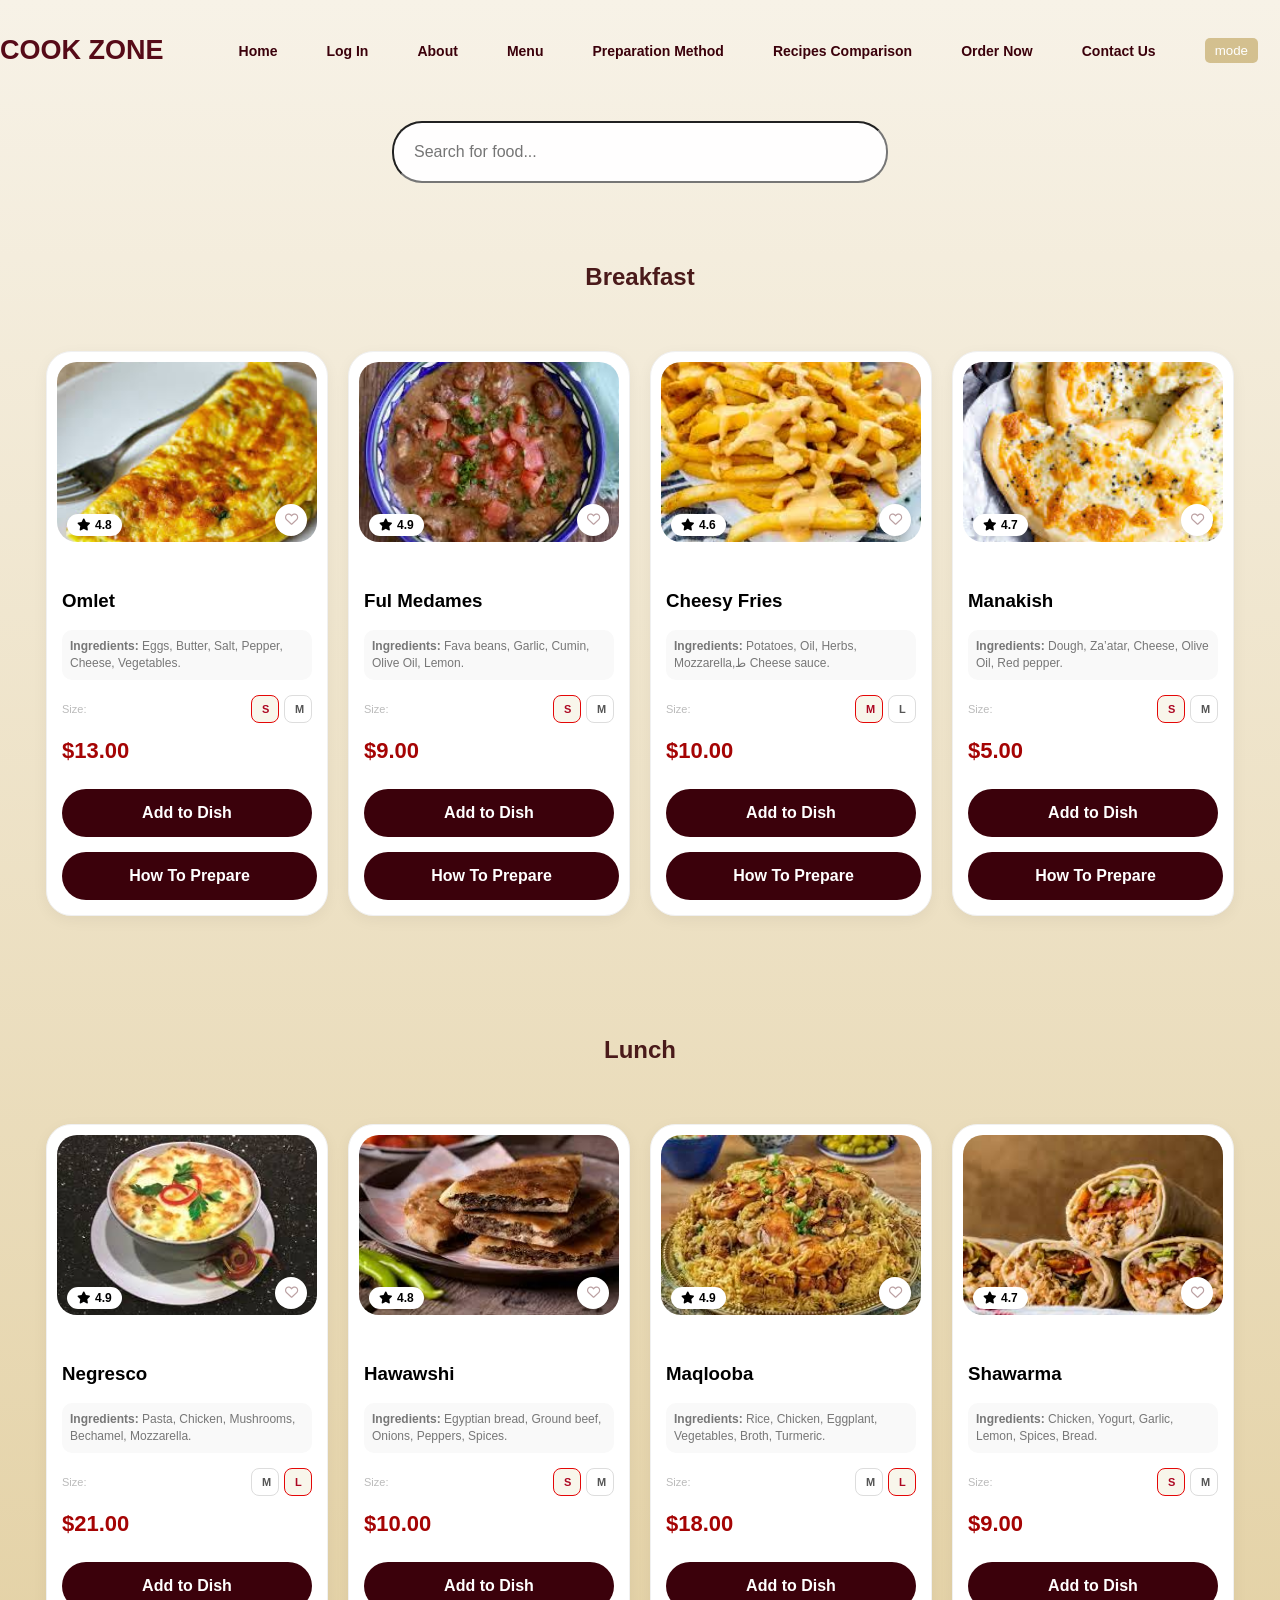
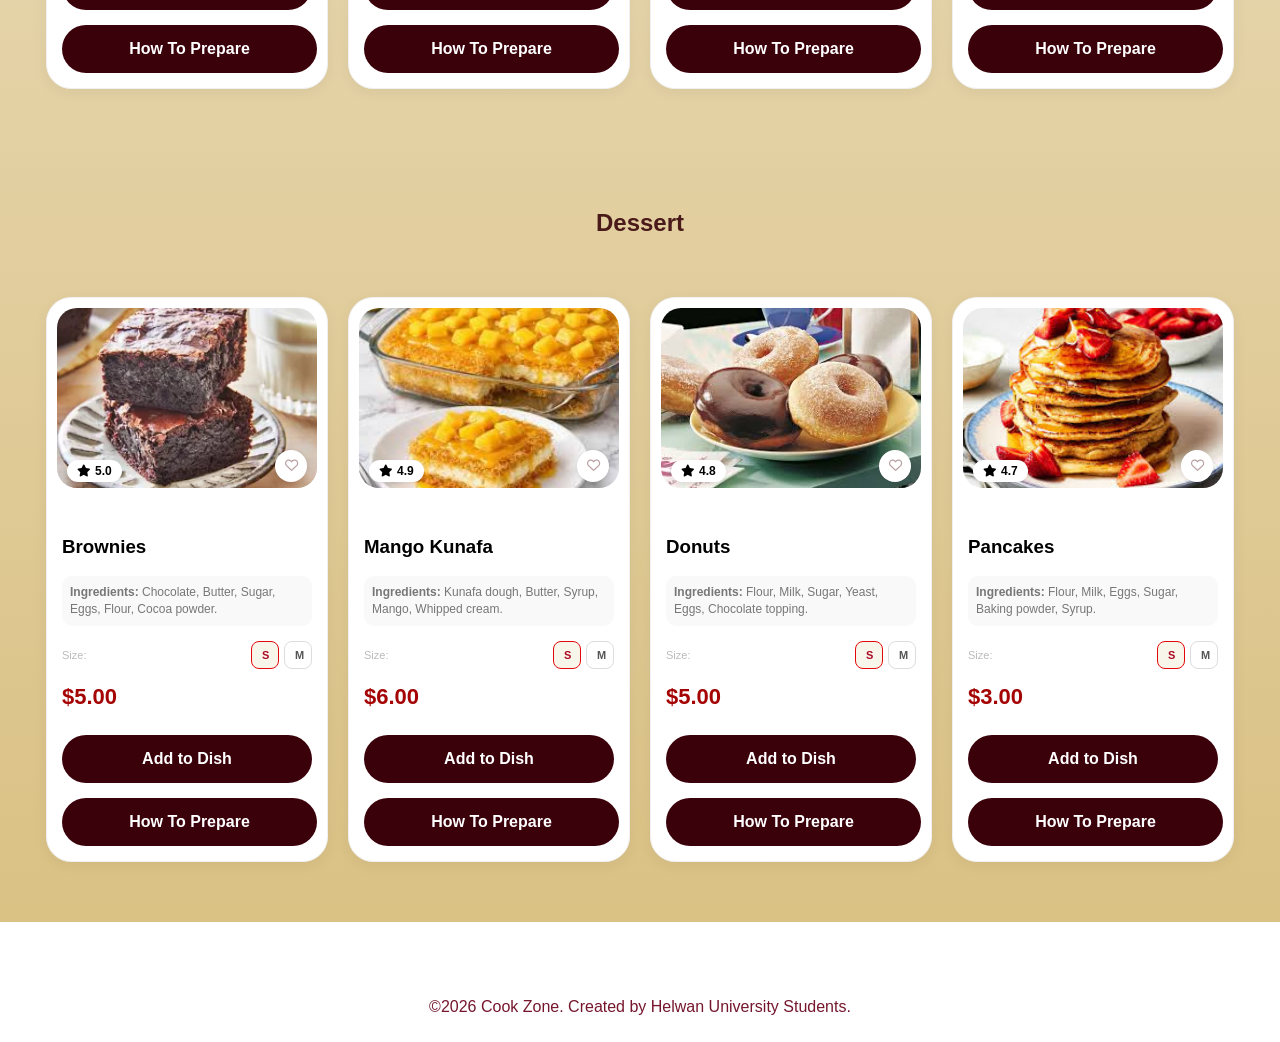
<file: recipes.html>
<!DOCTYPE html>
<html lang="en">

<head>
    <meta charset="UTF-8">
    <meta name="viewport" content="width=device-width, initial-scale=1.0">
    <title>COOK ZONE - Official Menu</title>
    <link rel="stylesheet" href="style.css">
    <link rel="stylesheet" href="https://cdnjs.cloudflare.com/ajax/libs/font-awesome/6.0.0/css/all.min.css">
</head>

<body>

    <div class="page">
        <script>if (localStorage.getItem("theme") === "dark") document.body.classList.add("dark-theme");</script>
        <header>
            <nav>
                <div class="cooknav">
                    <h1>COOK ZONE</h1>
                </div>
                <ul>
                    <li><a href="index.html">Home</a></li>
                    <li><a href="login.html" class="login-link">Log In</a></li>
                    <li><a href="about-us.html">About</a></li>
                    <li><a href="recipes.html">Menu</a></li>
                    <li><a href="preparation method.html">Preparation Method</a></li>
                    <li><a href="compare.html">Recipes Comparison</a></li>
                    <li><a href="order-now.html">Order Now</a></li>
                    <li><a href="contact-us.html">Contact Us</a></li>
                    <li><button onclick="toggletheme()" class="theme-btn">mode</button></li>
                </ul>
            </nav>
        </header>

        <main>

            <div class="search-box">
                <input type="search" id="searchInput" placeholder="Search for food...">
            </div>
            <section id="Breakfast" class="section-padding">
                <h2 class="section-title">Breakfast</h2>
                <div class="cards-grid">

                    <div class="card">
                        <div class="image-container">
                            <img src="Images/omlet.jpg" alt="Omlet">
                            <div class="rating"><i class="fas fa-star"></i> 4.8</div>
                            <button class="wishlist"><i class="far fa-heart"></i></button>
                        </div>
                        <div class="card-content">
                            <h3>Omlet</h3>
                            <p class="card_ingredients"><strong>Ingredients:</strong> Eggs, Butter, Salt, Pepper,
                                Cheese, Vegetables.</p>
                            <div class="size-selection">
                                <span>Size:</span>
                                <div class="sizes">
                                    <button class="size-btn active" data-price="13.00">S</button>
                                    <button class="size-btn" data-price="18.00">M</button>
                                </div>
                            </div>
                            <div class="card-footer">
                                <span class="price">$13.00</span>
                                <button class="add-to-dish">Add to Dish</button>
                                <a href="preparation method.html#omlet" class="add-to-dish"> How To
                                    Prepare</a>
                            </div>
                        </div>
                    </div>

                    <div class="card">
                        <div class="image-container">
                            <img src="Images/ful_medames.jpg" alt="Ful">
                            <div class="rating"><i class="fas fa-star"></i> 4.9</div>
                            <button class="wishlist"><i class="far fa-heart"></i></button>
                        </div>
                        <div class="card-content">
                            <h3>Ful Medames</h3>
                            <p class="card_ingredients"><strong>Ingredients:</strong> Fava beans, Garlic, Cumin, Olive
                                Oil, Lemon.</p>
                            <div class="size-selection">
                                <span>Size:</span>
                                <div class="sizes"><button class="size-btn active" data-price="9.00">S</button><button
                                        class="size-btn" data-price="14.00">M</button></div>
                            </div>
                            <div class="card-footer">
                                <span class="price">$9.00</span>
                                <button class="add-to-dish">Add to Dish</button>
                                <a href="preparation method.html#ful_medames" class="add-to-dish"> How To
                                    Prepare</a>
                            </div>
                        </div>
                    </div>

                    <div class="card">
                        <div class="image-container">
                            <img src="Images/cheese fries2.jpg" alt="Fries">
                            <div class="rating"><i class="fas fa-star"></i> 4.6</div>
                            <button class="wishlist"><i class="far fa-heart"></i></button>
                        </div>
                        <div class="card-content">
                            <h3>Cheesy Fries</h3>
                            <p class="card_ingredients"><strong>Ingredients:</strong> Potatoes, Oil, Herbs, Mozzarella,ط
                                Cheese sauce.</p>
                            <div class="size-selection">
                                <span>Size:</span>
                                <div class="sizes"><button class="size-btn active" data-price="10.00">M</button><button
                                        class="size-btn" data-price="15.00">L</button></div>
                            </div>
                            <div class="card-footer">
                                <span class="price">$10.00</span>
                                <button class="add-to-dish">Add to Dish</button>
                                <a href="preparation method.html#Cheesy fries2" class="add-to-dish"> How To
                                    Prepare</a>
                            </div>
                        </div>
                    </div>

                    <div class="card">
                        <div class="image-container">
                            <img src="Images/manakish.jpg" alt="Manakish">
                            <div class="rating"><i class="fas fa-star"></i> 4.7</div>
                            <button class="wishlist"><i class="far fa-heart"></i></button>
                        </div>
                        <div class="card-content">
                            <h3>Manakish</h3>
                            <p class="card_ingredients"><strong>Ingredients:</strong> Dough, Za’atar, Cheese, Olive
                                Oil,
                                Red pepper.</p>
                            <div class="size-selection">
                                <span>Size:</span>
                                <div class="sizes"><button class="size-btn active" data-price="5.00">S</button><button
                                        class="size-btn" data-price="8.00">M</button></div>
                            </div>
                            <div class="card-footer">
                                <span class="price">$5.00</span>
                                <button class="add-to-dish">Add to Dish</button>
                                <a href="preparation method.html#manakish" class="add-to-dish"> How To
                                    Prepare</a>
                            </div>
                        </div>
                    </div>
                </div>
            </section>

            <section id="Lunch" class="section-padding">
                <h2 class="section-title">Lunch</h2>
                <div class="cards-grid">

                    <div class="card">
                        <div class="image-container">
                            <img src="Images/Negresco.jpg" alt="Negresco">
                            <div class="rating"><i class="fas fa-star"></i> 4.9</div>
                            <button class="wishlist"><i class="far fa-heart"></i></button>
                        </div>
                        <div class="card-content">
                            <h3>Negresco</h3>
                            <p class="card_ingredients"><strong>Ingredients:</strong> Pasta, Chicken, Mushrooms,
                                Bechamel, Mozzarella.</p>
                            <div class="size-selection">
                                <span>Size:</span>
                                <div class="sizes"><button class="size-btn" data-price="21.00">M</button><button
                                        class="size-btn active" data-price="28.00">L</button></div>
                            </div>
                            <div class="card-footer">
                                <span class="price">$21.00</span>
                                <button class="add-to-dish">Add to Dish</button>
                                <a href="preparation method.html#Negresco" class="add-to-dish"> How To
                                    Prepare</a>
                            </div>
                        </div>
                    </div>

                    <div class="card">
                        <div class="image-container">
                            <img src="Images/Hawashi.jpg" alt="Hawawshi">
                            <div class="rating"><i class="fas fa-star"></i> 4.8</div>
                            <button class="wishlist"><i class="far fa-heart"></i></button>
                        </div>
                        <div class="card-content">
                            <h3>Hawawshi</h3>
                            <p class="card_ingredients"><strong>Ingredients:</strong> Egyptian bread, Ground beef,
                                Onions, Peppers, Spices.</p>
                            <div class="size-selection">
                                <span>Size:</span>
                                <div class="sizes"><button class="size-btn active" data-price="10.00">S</button><button
                                        class="size-btn" data-price="15.00">M</button></div>
                            </div>
                            <div class="card-footer">
                                <span class="price">$10.00</span>
                                <button class="add-to-dish">Add to Dish</button>
                                <a href="preparation method.html#Hawawshi" class="add-to-dish"> How To
                                    Prepare</a>
                            </div>
                        </div>
                    </div>

                    <div class="card">
                        <div class="image-container">
                            <img src="Images/Maqlooba.jpg" alt="Maqlooba">
                            <div class="rating"><i class="fas fa-star"></i> 4.9</div>
                            <button class="wishlist"><i class="far fa-heart"></i></button>
                        </div>
                        <div class="card-content">
                            <h3>Maqlooba</h3>
                            <p class="card_ingredients"><strong>Ingredients:</strong> Rice, Chicken, Eggplant,
                                Vegetables, Broth, Turmeric.</p>
                            <div class="size-selection">
                                <span>Size:</span>
                                <div class="sizes"><button class="size-btn" data-price="18.00">M</button><button
                                        class="size-btn active" data-price="25.00">L</button></div>
                            </div>
                            <div class="card-footer">
                                <span class="price">$18.00</span>
                                <button class="add-to-dish">Add to Dish</button>
                                <a href="preparation method.html#Maqlooba" class="add-to-dish"> How To
                                    Prepare</a>
                            </div>
                        </div>
                    </div>

                    <div class="card">
                        <div class="image-container">
                            <img src="Images/shawarma.jpg" alt="Shawarma">
                            <div class="rating"><i class="fas fa-star"></i> 4.7</div>
                            <button class="wishlist"><i class="far fa-heart"></i></button>
                        </div>
                        <div class="card-content">
                            <h3>Shawarma</h3>
                            <p class="card_ingredients"><strong>Ingredients:</strong> Chicken, Yogurt,
                                Garlic,
                                Lemon,
                                Spices, Bread.</p>
                            <div class="size-selection">
                                <span>Size:</span>
                                <div class="sizes"><button class="size-btn active" data-price="9.00">S</button><button
                                        class="size-btn" data-price="14.00">M</button></div>
                            </div>
                            <div class="card-footer">
                                <span class="price">$9.00</span>
                                <button class="add-to-dish">Add to Dish</button>
                                <a href="preparation method.html#shawarma" class="add-to-dish"> How To
                                    Prepare</a>
                            </div>
                        </div>
                    </div>
                </div>
            </section>

            <section id="Dessert" class="section-padding">
                <h2 class="section-title">Dessert</h2>
                <div class="cards-grid">

                    <div class="card">
                        <div class="image-container">
                            <img src="Images/brawnies.webp" alt="Brownies">
                            <div class="rating"><i class="fas fa-star"></i> 5.0</div>
                            <button class="wishlist"><i class="far fa-heart"></i></button>
                        </div>
                        <div class="card-content">
                            <h3>Brownies</h3>
                            <p class="card_ingredients"><strong>Ingredients:</strong> Chocolate, Butter, Sugar, Eggs,
                                Flour, Cocoa powder.</p>
                            <div class="size-selection">
                                <span>Size:</span>
                                <div class="sizes"><button class="size-btn active" data-price="5.00">S</button><button
                                        class="size-btn" data-price="8.00">M</button></div>
                            </div>
                            <div class="card-footer">
                                <span class="price">$5.00</span>
                                <button class="add-to-dish">Add to Dish</button>
                                <a href="preparation method.html#brawnies" class="add-to-dish"> How To
                                    Prepare</a>
                            </div>
                        </div>
                    </div>

                    <div class="card">
                        <div class="image-container">
                            <img src="Images/Kunafa.jpg" alt="Kunafa">
                            <div class="rating"><i class="fas fa-star"></i> 4.9</div>
                            <button class="wishlist"><i class="far fa-heart"></i></button>
                        </div>
                        <div class="card-content">
                            <h3>Mango Kunafa</h3>
                            <p class="card_ingredients"><strong>Ingredients:</strong> Kunafa dough, Butter, Syrup,
                                Mango, Whipped cream.</p>
                            <div class="size-selection">
                                <span>Size:</span>
                                <div class="sizes"><button class="size-btn active" data-price="6.00">S</button><button
                                        class="size-btn" data-price="10.00">M</button></div>
                            </div>
                            <div class="card-footer">
                                <span class="price">$6.00</span>
                                <button class="add-to-dish">Add to Dish</button>
                                <a href="preparation method.html#kunafa" class="add-to-dish"> How To
                                    Prepare</a>
                            </div>
                        </div>
                    </div>

                    <div class="card">
                        <div class="image-container">
                            <img src="Images/Donuts.jpg" alt="Donuts">
                            <div class="rating"><i class="fas fa-star"></i> 4.8</div>
                            <button class="wishlist"><i class="far fa-heart"></i></button>
                        </div>
                        <div class="card-content">
                            <h3>Donuts</h3>
                            <p class="card_ingredients"><strong>Ingredients:</strong> Flour, Milk, Sugar, Yeast, Eggs,
                                Chocolate topping.</p>
                            <div class="size-selection">
                                <span>Size:</span>
                                <div class="sizes"><button class="size-btn active" data-price="5.00">S</button><button
                                        class="size-btn" data-price="8.00">M</button></div>
                            </div>
                            <div class="card-footer">
                                <span class="price">$5.00</span>
                                <button class="add-to-dish">Add to Dish</button>
                                <a href="preparation method.html#Donuts" class="add-to-dish"> How To
                                    Prepare</a>
                            </div>
                        </div>
                    </div>

                    <div class="card">
                        <div class="image-container">
                            <img src="Images/pancakes.jpg" alt="Pancakes">
                            <div class="rating"><i class="fas fa-star"></i> 4.7</div>
                            <button class="wishlist"><i class="far fa-heart"></i></button>
                        </div>
                        <div class="card-content">
                            <h3>Pancakes</h3>
                            <p class="card_ingredients"><strong>Ingredients:</strong> Flour, Milk, Eggs, Sugar,
                                Baking
                                powder, Syrup.</p>
                            <div class="size-selection">
                                <span>Size:</span>
                                <div class="sizes"><button class="size-btn active" data-price="3.00">S</button><button
                                        class="size-btn" data-price="5.00">M</button></div>
                            </div>

                            <div class="card-footer">
                                <span class="price">$3.00</span>
                                <button class="add-to-dish">Add to Dish</button>
                                <a href="preparation method.html#pancakes" class="add-to-dish"> How To
                                    Prepare</a>
                            </div>
                        </div>
                    </div>

                </div>
            </section>
        </main>
    </div>
    <script>
        document.querySelectorAll('.wishlist').forEach(button => {
            button.addEventListener('click', function () {
                this.classList.toggle('active');
                const icon = this.querySelector('i');
                icon.classList.toggle('fas');
                icon.classList.toggle('far');
            });
        });
        document.querySelectorAll('.size-btn').forEach(btn => {
            btn.addEventListener('click', function () {
                const parent = this.parentElement;
                parent.querySelectorAll('.size-btn').forEach(b => b.classList.remove('active'));
                this.classList.add('active');
            });
        });
        document.querySelectorAll('.add-to-dish').forEach(button => {
            if (button.tagName === 'BUTTON') {
                button.addEventListener('click', function () {
                    const isLoggedIn = localStorage.getItem('userEmail');

                    if (!isLoggedIn) {
                        alert("Please Log In first to add items to your dish!");
                        window.location.href = "login.html";
                        return;
                    }
                    const card = this.closest('.card');
                    const itemName = card.querySelector('h3').innerText;
                    const selectedSize = card.querySelector('.size-btn.active')?.innerText || "Standard";
                    const price = card.querySelector('.price').innerText;

                    alert(`Added to Dish: ${itemName} (Size: ${selectedSize}) - Price: ${price}`);
                });
            }
        });
        document.getElementById('searchInput').addEventListener('input', function () {
            let filter = this.value.toLowerCase().trim();
            let sections = document.querySelectorAll('.section-padding');

            sections.forEach(section => {
                let cards = section.querySelectorAll('.card');
                let hasVisibleCards = false;

                cards.forEach(card => {
                    let title = card.querySelector('h3').innerText.toLowerCase();

                    if (title.includes(filter)) {
                        card.style.display = "block";
                        hasVisibleCards = true;
                    } else {
                        card.style.display = "none";
                    }
                });
                if (hasVisibleCards || filter === "") {
                    section.style.display = "block";
                } else {
                    section.style.display = "none";
                }
            });
        });
        const sizeBtns = document.querySelectorAll('.size-btn');

        sizeBtns.forEach(btn => {
            btn.addEventListener('click', function () {
                const card = this.closest('.card-content');
                card.querySelectorAll('.size-btn').forEach(b => b.classList.remove('active'));
                this.classList.add('active');
                const newPrice = this.getAttribute('data-price');
                const priceElement = card.querySelector('.price');
                priceElement.textContent = `$${newPrice}`;
            });
        });
    </script>
    <footer>
        <p>&copy;2026 Cook Zone. Created by Helwan University Students.</p>
    </footer>
        <script src="main.js"></script>
</body>

</html>
</file>
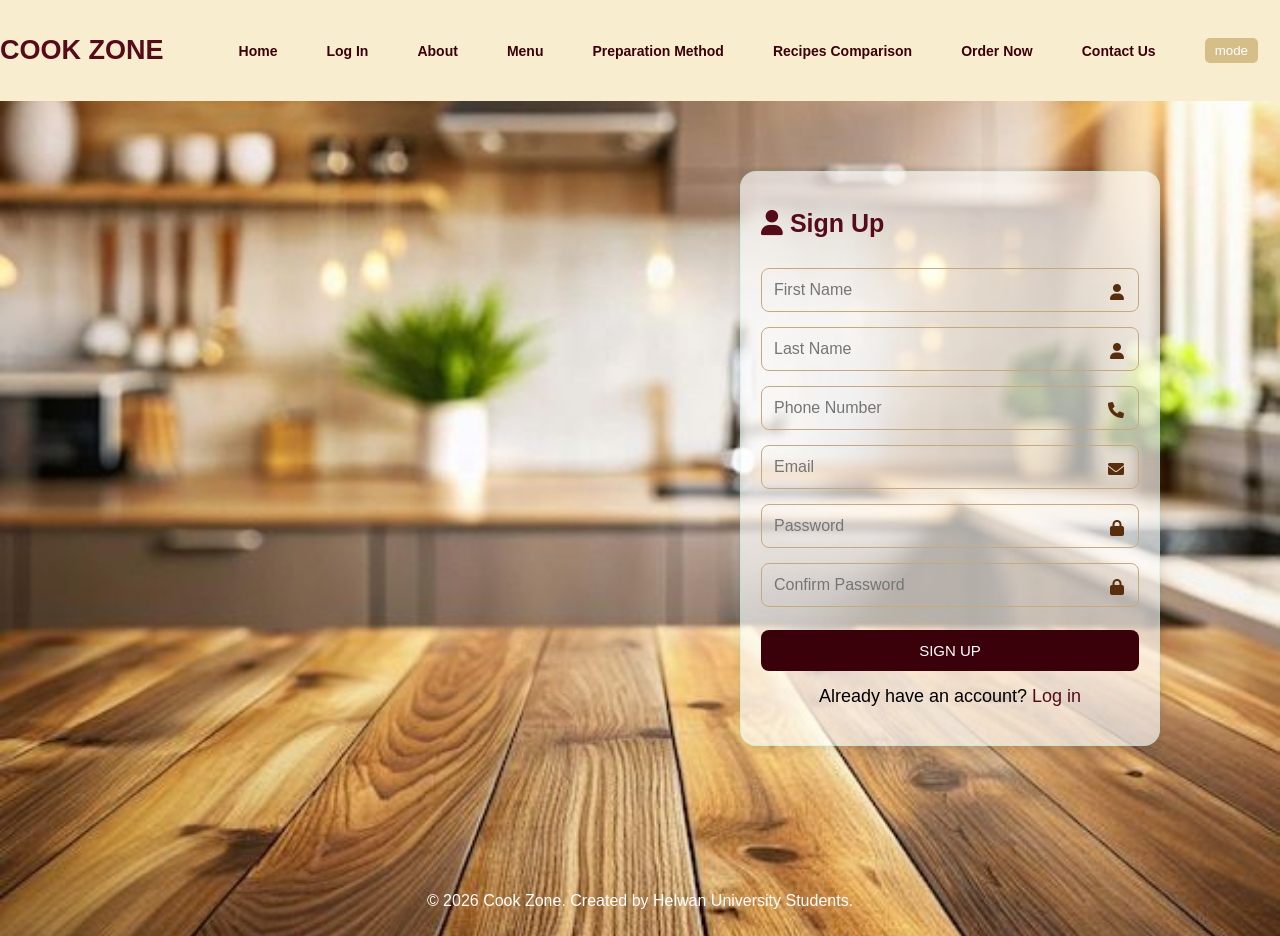
<file: signup.html>
<!DOCTYPE html>
<html lang="en">
<head>
    <link rel="stylesheet" href="https://cdnjs.cloudflare.com/ajax/libs/font-awesome/6.0.0/css/all.min.css">
    <meta charset="UTF-8">
    <title>COOK ZONE</title>
    <link rel="stylesheet" href="style.css">
    <meta name="viewport" content="width=device-width, initial-scale=1.0">
</head>

<body class="back">
     <script>if (localStorage.getItem("theme") === "dark") document.body.classList.add("dark-theme");</script>
<div >

<header>
<nav class="loginnav">
    <div class="cooknav"><h1>COOK ZONE</h1></div>
    <ul>
        <li><a href="index.html">Home</a></li>
        <li><a href="login.html">Log In</a></li>
        <li><a href="about-us.html">About</a></li>
        <li><a href="recipes.html">Menu</a></li>
        <li><a href="preparation method.html">Preparation Method</a></li>
        <li><a href="compare.html">Recipes Comparison</a></li>
        <li><a href="order-now.html">Order Now</a></li>
        <li><a href="contact-us.html">Contact Us</a></li>
         <li><button onclick="toggletheme()" class="theme-btn">mode</button></li>
    </ul>
</nav>
</header>

<main>
<div class="signup">
<h1><i class="fas fa-user"></i> Sign Up</h1>

<form onsubmit="signupUser(event)">

    <div class="input-box">
        <input type="text" id="firstName" placeholder="First Name">
        <i class="fa fa-user"></i>
    </div>

    <div class="input-box">
        <input type="text" id="lastName" placeholder="Last Name">
        <i class="fa fa-user"></i>
    </div>

    <div class="input-box">
        <input type="tel" id="phone" placeholder="Phone Number">
        <i class="fa fa-phone"></i>
    </div>

    <div class="input-box">
        <input type="email" id="signupEmail" placeholder="Email">
        <i class="fa fa-envelope"></i>
    </div>

    <div class="input-box">
        <input type="password" id="signupPassword" placeholder="Password">
        <i class="fa fa-lock"></i>
    </div>

    <div class="input-box">
        <input type="password" id="confirmPassword" placeholder="Confirm Password">
        <i class="fa fa-lock"></i>
    </div>

    <p id="signupError" style="color:red;"></p>

    <div class="form-footer">
        <button type="submit">SIGN UP</button>
        <p>Already have an account? <a href="login.html">Log in</a></p>
    </div>

</form>
</div>
</main>

<footer class="loginfoo">
<p>&copy; 2026 Cook Zone. Created by Helwan University Students.</p>
</footer>

</div>

<script src="main.js"></script>
</body>
</html>
</file>
<file: style.css>
body {
   
    margin: 0;
    font-family: Arial;
}
h1 {
    color: #560B18;
}

h2 {
    color: #560B18;
}

nav {
    height: 0px 0;
    text-align: center;
    display: flex;
    justify-content: space-between;
    align-items: center;
}

.cooknav {
    font-size: 18px;
}

nav a:hover {
    text-decoration: underline;
    color: #db053b;
    text-shadow: 0px 0px 10px rgba(252, 251, 251, 0.733);
}

nav ul {
    display: flex;
    list-style: none;
    gap: 5px;
    flex-wrap: nowrap;
    align-items: center;
}

nav ul li {
    display: inline;
    margin: 22px;
}

nav ul li a {
    color: #3B010B;
    font-weight: bold;
    text-decoration-line: none;
    font-size: 14px;
    white-space: nowrap;
}

.page {
    display: flex;
    flex-direction: column;
    min-height: 100vh;
    background: linear-gradient(to top, #dac184, #f7f2e7);
    opacity: 0;
    animation: fadeIn 0.8s ease-in forwards;
}

footer {
    text-align: center;
    padding: 10px;
    color: #75162D;
     margin-top: 50px;
    display: flex;
    flex-direction: column;
}

a {
    color: #560B18;
    text-decoration-line: none;
}

.home-btn {
    background-color: #f7f2e7;
    color: #f3dead;
    padding: 12px 25px;
    border: none;
    margin: 30px;
    border-radius: 50px;
    font-size: 16px;
}

.home-btn:hover {
    background-color: hsl(0, 12%, 97%);
    transform: translateY(-3px);
    box-shadow: 0 5px 15px #f7f2e7;
}

.home-btn:active {
    transform: translateY(0);
}

.hero {
    display: flex;
    align-items: center;
    justify-content: space-between;
    height: 340px;
    padding: 30px;
    color: rgb(188, 4, 4);
}

.text {
    max-width: 50%;
    margin: 70px;
}

.text h3 {
    font-size: 24px;
    font-style: italic;
}

.text h1 {
    font-size: 80px;
    margin: 10px 0;
}

.text p {
    font-size: 20px;
    color: #bc1c44;
}

.home-img img {
    border-radius: 50%;
    border: 5px solid rgb(108, 3, 19);
    object-fit: cover;
    box-shadow: 0 15px 25px rgba(10, 10, 10, 0.863);
}






/*ABOUT US*/

.story-img img {
    border-radius: 15px;
    object-fit: cover;
    width: 100%;
    display: block;
}

.our-story p {
    color: #6e3333;
    line-height: 1.8;
    margin-bottom: 10px;
}

.story-img {
    width: 45%;
    margin-left: 15px;
}

.our-story {
    width: 55%;
    margin: 50px;
    font-family: 'Playfair Display', serif;
    font-weight: 550;
}

.about {
    display: flex;
    align-items: center;
    justify-content: space-between;
    width: 100%;
}

.ooo {
    text-align: center;
}
video {
     width: 100%;
     max-width: 600px;
     height: auto;
     display: block;
     margin: 0 auto;
     box-shadow: 0 4px 15px rgba(0,0,0,0.3);
     border-radius: 15px;
}
h4 {
    color: #640113;
    text-align: center;

}
.vid {
  width: 100%;
  max-width: 600px;
  margin: auto;
}

.vid iframe {
  width: 100%;
  height: 300px;
}






/*salma*/
.contact {
    position: relative;
    box-shadow: 0 4 10px rgba(0, 0, 0, 0.1);
    border: 1px solid rgba(100, 255, 200, 0.2);
    width: 45%;
    border-radius: 16px;
    padding: 30px 25px;
    display: flex;
    margin: 5px auto;
    flex-direction: column;
    background-color: #f7f2e7;
    box-sizing: border-box;
    gap: 10px;
    margin-left: auto;
    margin-right: 40px;

}

.contact input,
.contact textarea {
    margin: 10px 0;
    padding: 12px 14px;
    width: 100%;
    font-size: 14px;
    border: none;
    outline: none;
    background: transparent;
    border-radius: 8px;
    border: 1px solid #c8a97e;
    transition: 0.3s;
    box-sizing: border-box;
    resize: none;
    overflow-y: auto;
}

.contact input:focus,
.contact textarea:focus {
    border-color: #7a1f1f;
    outline: none;
    box-shadow: 0 0 0 3px rgba(255, 120, 0, 0.15);
}

.contact h2 {
    margin-bottom: 25px;
    font-size: 22px;
}

.contact button {
    width: 100%;
    padding: 12px;
    color: white;
    border: none;
    border-radius: 8px;
    cursor: pointer;
    font-size: 15px;
    transition: 0.3s;
    background-color: #3B010B;
}

.contact button:hover {
    transform: translatey(-2px);
    background-color: rgba(122, 31, 31, 0.8);
    box-shadow: 0 4px 10px rgba(122, 31, 31, 0.3);
    text-shadow: 0px 0px 10px rgba(252, 251, 251, 0.733);
}

.cont {
    display: flex;
    justify-content: space-between;
    align-items: center;
    width: 100%;
    margin: 20px auto;
    gap: 40px;
}

.get {
    width: 55%;
    margin-left: 80px;
}

.login {
    position: relative;
    box-shadow: 0 4px 10px rgba(0, 0, 0, 0.1);
    border: 1px solid rgba(100, 255, 200, 0.2);
    width: 420px;
    border-radius: 16px;
    padding: 20px 20px;
    display: flex;
    margin: 50px auto;
    flex-direction: column;
    box-sizing: border-box;
    background-color: rgba(255, 255, 255, 0.65);
    margin-left: auto;
    margin-right: 100px;

}

.login input {
    margin: 0;
    padding: 12px 14px;
    width: 100%;
    font-size: 16px;
    border: none;
    outline: none;
    background: transparent;
    border-radius: 8px;
    border: 1px solid #c8a97e;
    transition: 0.3s;
    box-sizing: border-box;
    resize: none;
    overflow-y: auto;
}

.login h1 {
    margin-bottom: 15px;
    font-size: 25px;
}

.login button {
    width: 100%;
    padding: 12px;
    color: white;
    border: none;
    border-radius: 8px;
    cursor: pointer;
    font-size: 15px;
    transition: 0.3s;
    background-color: #3B010B;
    margin-top: 5px;
}

.login button:hover {
    transform: translateY(-3px);
    background-color: rgba(122, 31, 31, 0.8);
    box-shadow: 0 4px 10px rgba(122, 31, 31, 0.3);
}

.login input:focus {
    border-color: #7a1f1f;
    outline: none;
    box-shadow: 0 0 0 3px rgba(255, 120, 0, 0.15);
}

.login p {
    text-align: center;
    margin-top: 15px;
    font-size: 18px;
}

.login a {
    text-decoration: none;
    color: #560B18;
}

.input-box {
    position: relative;
    margin: 15px 0;
}

.input-box input {
    width: 100%;
    padding: 12px 40px 12px 12px;
    border: 1px solid #c8a97e;
    border-radius: 8px;
    outline: none;
}

.input-box i {
    position: absolute;
    right: 15px;
    top: 55%;
    transform: translateY(-50%);
    color: #5a2d0c;
    pointer-events: none;
}

.input-box input:focus {
    border-color: #7a1f1f;
}

.order {
    position: relative;
    box-shadow: 0 4px 10px rgba(0, 0, 0, 0.1);
    border: 1px solid rgba(100, 255, 200, 0.2);
    width: 420px;
    border-radius: 16px;
    padding: 30px 25px;
    display: flex;
    margin: 60px auto;
    flex-direction: column;
    background-color: #f7f2e7;
    box-sizing: border-box;
}

.order input,
.order textarea {
    margin: 10px 0;
    padding: 12px 14px;
    width: 100%;
    font-size: 14px;
    border: none;
    outline: none;
    background: transparent;
    border-radius: 8px;
    border: 1px solid #c8a97e;
    transition: 0.3s;
    box-sizing: border-box;
    resize: none;
    overflow-y: auto;
}

.order h1 {
    margin-bottom: 25px;
    font-size: 22px;
    color: #7a1f1f;
}

.order button {
    width: 100%;
    padding: 12px;
    color: white;
    border: none;
    border-radius: 8px;
    cursor: pointer;
    font-size: 15px;
    transition: 0.3s;
    background-color: #3B010B;
}

.order button:hover {
    transform: translatey(-2px);
    background-color: rgba(122, 31, 31, 0.8);
    box-shadow: 0 4px 10px rgba(122, 31, 31, 0.3);
}

.order input:focus,
.order textarea:focus {
    border-color: #7a1f1f;
    outline: none;
    box-shadow: 0 0 0 3px rgba(255, 120, 0, 0.15);
}

.signup {
    position: relative;
    box-shadow: 0 4px 10px rgba(0, 0, 0, 0.1);
    border: 1px solid rgba(100, 255, 200, 0.2);
    width: 420px;
    border-radius: 16px;
    padding: 20px 20px;
    display: flex;
    margin: 50px auto;
    flex-direction: column;
    background-color: #f7f2e7;
    box-sizing: border-box;
    background-color: rgba(255, 255, 255, 0.65);
    margin-left: auto;
    margin-right: 100px;

}

.signup input {
    margin: 0;
    padding: 12px 14px;
    width: 100%;
    font-size: 16px;
    border: none;
    outline: none;
    background: transparent;
    border-radius: 8px;
    border: 1px solid #c8a97e;
    transition: 0.3s;
    box-sizing: border-box;
    resize: none;
    overflow-y: auto;
}

.signup h1 {
    margin-bottom: 15px;
    font-size: 25px;
}

.signup button {
    width: 100%;
    padding: 12px;
    color: white;
    border: none;
    border-radius: 8px;
    cursor: pointer;
    font-size: 15px;
    transition: 0.3s;
    background-color: #3B010B;
    margin-top: 5px;
}

.signup button:hover {
    transform: translateY(-3px);
    background-color: rgba(122, 31, 31, 0.8);
    box-shadow: 0 4px 10px rgba(122, 31, 31, 0.3);
}

.signup input:focus {
    border-color: #7a1f1f;
    outline: none;
    box-shadow: 0 0 0 3px rgba(255, 120, 0, 0.15);
}

.signup p {
    text-align: center;
    margin-top: 15px;
    font-size: 18px;
}

.signup a {
    text-decoration: none;
    color: #560B18;
}

.input-box {
    position: relative;
    margin: 15px 0;
}

.input-box input {
    width: 100%;
    padding: 12px 40px 12px 12px;
    border: 1px solid #c8a97e;
    border-radius: 8px;
    outline: none;
}

.input-box i {
    position: absolute;
    right: 15px;
    top: 55%;
    transform: translateY(-50%);
    color: #5a2d0c;
    pointer-events: none;
}

.input-box input:focus {
    border-color: #7a1f1f;
}
.back{
    background-image: url("Images/img.jfif");
    background-size: cover;
    background-position: center;
    background-repeat: no-repeat;
    padding: 0;
    margin: 0;
    width: 100%;
    height: 100vh;    
    opacity: 0;
    animation: fadeIn 0.8s ease-in forwards;
}
.loginnav{
  background-color: #f9edd0;
}
.loginfoo{
  color: #fff;
}
pre{
   font-size: 30px;
   margin: 60px 0;
   color: #ffffff;
   text-shadow: 0 0 5px rgba(0,0,0,0.5); 
}





/*saad*/

#Breakfast,
#Lunch,
#Dessert {
    display: flex;
    flex-wrap: wrap;
    gap: 20px;
    padding: 20px;
    justify-content: center;
}

.card {
    background: #fff;
    border-radius: 25px;
    width: 320px;
    overflow: hidden;
    box-shadow: 0 10px 20px rgba(0, 0, 0, 0.05);
    transition: transform 0.3s ease;
    border: 1px solid #eee;
}

.card:hover {
    transform: translateY(-5px);
}

.image-container {
    position: relative;
    padding: 10px;
}

.image-container img {
    width: 100%;
    height: 200px;
    object-fit: cover;
    border-radius: 20px;
}

.rating {
    position: absolute;
    bottom: 20px;
    left: 20px;
    background: white;
    padding: 5px 12px;
    border-radius: 20px;
    font-weight: bold;
    font-size: 14px;
    box-shadow: 0 2px 5px rgba(0, 0, 0, 0.1);
}

.wishlist {
    position: absolute;
    bottom: 20px;
    right: 20px;
    background: white;
    border: none;
    width: 35px;
    height: 35px;
    border-radius: 50%;
    cursor: pointer;
    box-shadow: 0 2px 5px rgba(0, 0, 0, 0.1);
}

.card-content {
    padding: 15px 20px 20px;
}

.card_title {
    margin: 0 0 10px 0;
    font-size: 22px;
    color: #333;
}

.card_description {
    font-size: 14px;
    color: #888;
    line-height: 1.4;
    margin-bottom: 15px;
}

.size-selection {
    display: flex;
    justify-content: space-between;
    align-items: center;
    margin-bottom: 20px;
}

.size-selection span {
    font-size: 12px;
    color: #aaa;
}

.sizes {
    display: flex;
    gap: 8px;
}

.size-btn {
    border: 1px solid #ddd;
    background: none;
    padding: 5px 10px;
    border-radius: 8px;
    cursor: pointer;
    font-weight: bold;
    color: #555;
}

.size-btn.active {
    border-color: #f2eeef;
    color: #f4f8f5;
    background-color: #f0fff0;
}

.card-footer {
    display: flex;
    flex-direction: column;
    gap: 15px;
}

button.add-to-dish {
    background-color: #3B010B;
    color: white;
    border: none;
    padding: 15px;
    border-radius: 30px;
    font-size: 16px;
    font-weight: 600;
    cursor: pointer;
    transition: background 0.3s;
    width: 100%;
}

button.add-to-dish:hover {
    background-color: #960707;
}
a.add-to-dish {
    background-color: #3B010B;
    color: white;
    border: none;
    padding: 15px;
    border-radius: 30px;
    font-size: 16px;
    font-weight: 600;
    cursor: pointer;
    text-align:center;
    transition: background 0.3s;
    width: 90%;
}
.cards-grid {
    display: flex;
    flex-wrap: wrap;
    gap: 20px;
    justify-content: center;
    padding: 20px 0;
}

.card {
    background: white;
    width: 280px;
    border-radius: 25px;
    box-shadow: 0 4px 15px rgba(0, 0, 0, 0.05);
    overflow: hidden;
    border: 1px solid #f0f0f0;
}

.image-container {
    position: relative;
    padding: 10px;
}

.image-container img {
    width: 100%;
    height: 180px;
    object-fit: cover;
    border-radius: 20px;
}

.rating {
    position: absolute;
    bottom: 20px;
    left: 20px;
    background: white;
    padding: 4px 10px;
    border-radius: 15px;
    font-weight: bold;
    font-size: 12px;
    display: flex;
    align-items: center;
    gap: 4px;
    box-shadow: 0 2px 5px rgba(0, 0, 0, 0.1);
}

.wishlist {
    position: absolute;
    bottom: 20px;
    right: 20px;
    border: none;
    background: white;
    width: 32px;
    height: 32px;
    border-radius: 50%;
    cursor: pointer;
    box-shadow: 0 2px 5px rgba(0, 0, 0, 0.1);
    color: #bba0a2;
}

.card-content {
    padding: 15px;
}

.card_ingredients {
    font-size: 12px;
    color: #777;
    margin: 10px 0;
    line-height: 1.4;
    background: #f9f9f9;
    padding: 8px;
    border-radius: 10px;
}

.size-selection {
    display: flex;
    justify-content: space-between;
    align-items: center;
    margin: 15px 0;
}

.size-selection span {
    font-size: 11px;
    color: #bbb;
}

.sizes {
    display: flex;
    gap: 5px;
}

.size-btn {
    border: 1px solid #ddd;
    background: white;
    width: 28px;
    height: 28px;
    border-radius: 8px;
    cursor: pointer;
    font-size: 11px;
    font-weight: bold;
}

.size-btn.active {
    border-color: #e40707;
    color: #ac0722;
    background: #f8f6eb;
}

.price {
    font-size: 22px;
    font-weight: 800;
    color: #a50404;
    display: block;
    margin-bottom: 10px;
}

.add-to-dish {
    width: 100%;
    padding: 12px;
    border-radius: 20px;
    border: none;
    background: #590513;
    color: #ffffff;
    font-weight: bold;
    cursor: pointer;
    transition: 0.3s;
}

.add-to-dish:hover {
    background: #962323;
    color: white;
}

.section-padding {
    padding: 40px 4%;
}

.section-title {
    margin-bottom: 20px;
    color: #4a1a1a;
    font-size: 24px;
}

.menu-tabs {
    text-align: center;
    padding: 20px;
}

.menu-tabs ul {
    display: inline-flex;
    list-style: none;
    gap: 20px;
    background: white;
    padding: 10px 30px;
    border-radius: 30px;
    box-shadow: 0 2px 10px rgba(0, 0, 0, 0.05);
}

.menu-tabs a {
    text-decoration: none;
    color: #4a1a1a;
    font-weight: bold;
}
/*Recipes Comparison*/
.click-on-Cards{
    padding: 7px;
    color: #560b18;
    font-style: italic;
    font-size: 20px;
    text-align: center;
}
main {
    display: flex;
    flex-wrap: wrap; 
    justify-content: center;
    gap: 40px;
    padding: 20px;
}
.comparison_container{
    display: flex;
    flex-direction: row; 
    gap: 10px;
    width: 100%;
    padding: 10px;
    background-color: #fff;
    border-radius: 15px;
    box-shadow: 0 4px 10px rgba(0,0,0,0.1);
    cursor: pointer;
}
.food_item{
    position: relative;
    padding: 15px;
    width: 50%;
    display: flex;
    flex-direction: column;
    overflow: hidden;
    align-items: center;
}
.food_item:hover{
    transform: scale(1.02);
}
.food_item img{
    width: 100%;
    border-radius: 20px;
    display: inline;
    overflow: hidden;
    text-align: center;
    transition: transform 0.3s ease;
    cursor: pointer;
}
.recipe-image{
    width: 100%;
    height: 150px;
    object-fit: cover;
    border-radius: 10px;
}
.meal{
    max-width: 1200px;
    flex: 0 0 30%; 
    min-width: 300px; 
    display: flex;
    flex-direction: column;
    align-items: center;
    margin-bottom: 30px;
}
.table{
    display: none !important; 
    margin: 20px auto;
    border-collapse: collapse;
    width: 100%;
    max-width: 800px;
    margin-top: 10px;
    font-size: 14px;
}
.meal.show .table {
    display: table !important;
    animation: fadeIn 0.5s ease-in;
}
.show-table{
    display: table !important;
    animation:fadeIn 0.5s ease-in;
}
@keyframes fadeIn {
    from {opacity: 0;transform: translate(-10px);}
    to {opacity: 1;transform: translate(0);}
}
.food_item.active .table {
    display: table;
}
/*preparation method*/
.container_of_preparation{
    display: grid;
    grid-template-columns: repeat(3, 1fr); 
    gap: 20px; 
    padding: 20px;
    
}
.head_preparation{
    text-align: center;
    font-size: 30px;
    padding: 3px;
    color: #560B18;
}
.food-card{
    border-radius: 15px;
    width: 90%;
    overflow: hidden;
    box-shadow: 0 4px 8px rgba(0,0,0,0.1);
    font-family: Arial, sans-serif;
    background: #f5f4e9;
    padding: 15px;
    box-shadow: 0 2px 15px 5px rgba(163, 144, 139, 0.933);
}
.food-card :hover{
   transform: scale(1.02);
}
.food-img {
    width: 100%;
    height: 200px;
    object-fit: cover;
    border-radius: 15px;
}
.food-content {
    padding: 20px;
}
.food-title {
    margin: 0;
    color: #560B18;
    font-size: 26px;
}
.recipe-list {
    padding-right: 20px;
    margin: 0;
    padding: 10px;
}
.recipe-list li {
    margin-bottom: 8px;
    color: #0b0b0b;
    font-size: 20px;
    font-family: initial;
}
body.dark-theme,
body.dark-theme .page,
body.dark-theme .hero,
body.dark-theme .back {
    background: #1A1614 !important;
    background-image: none !important;
    color: #FFFFFF !important;
    opacity: 1 !important;
}

body.dark-theme h1,
body.dark-theme h2,
body.dark-theme h3,
body.dark-theme .cooknav h1 {
    color: #dac184 !important;
}


body.dark-theme nav ul li a,
body.dark-theme p,
body.dark-theme footer p {
    color: #dac184 !important;
}
dark-theme .loginnav,
body.dark-theme .loginnav {
    background-color: #1a1614!important;
}

body.dark-theme .card,
body.dark-theme .food-card,
body.dark-theme .contact,
body.dark-theme .login,
body.dark-theme .order,
body.dark-theme .comparison_container {
    background-color: #1e1e1e !important;
    border: 1px solid #333 !important;
    box-shadow: 0 4px 15px rgba(0, 0, 0, 0.5) !important;
}

.theme-btn {
    cursor: pointer;
    background:#c2a660a5;
    color: white;
    border: none;
    padding: 5px 10px;
    border-radius: 5px;
    transition: 0.3s;
}

.menu-tabs {
    text-align: center;
    margin-bottom: 30px;
}

.tab-btn {
    background-color: #f7f2e7;
    border: 1px solid #560B18;
    color: #560B18;
    padding: 10px 20px;
    margin: 5px;
    border-radius: 20px;
    cursor: pointer;
    font-weight: bold;
    transition: 0.3s;
}

.tab-btn:hover {
    background-color: #560B18;
    color: white;
}

.active-heart {
    transform: scale(1.2);
        transition: 0.2s ease-in-out;   }
        body.dark-theme .container_of_preparation .food-card {
            background-color: #1a1614 !important;
            box-shadow: 0 4px 15px rgba(0, 0, 0, 0.5) !important;
                color: #dac184 !important;
            }
            body.dark-theme .container_of_preparation .recipe-list li {
                color: #dac184 !important;
            }
            body.dark-theme .contvid .vidtext h4 {
                color: #dac184 !important;
                text-align: center;
            }
            body.dark-theme .logintext pre strong{
                color: #dac184 !important;
            }
        body.dark-theme .card .card_ingredients{
    background-color: #2a2a2a !important;
    color: #dac184 !important;
        }
    body.dark-theme .table {
        background-color: #1a1614 !important;
        color: #dac184 !important;
    }
    body.dark-theme .card .card-footer .price {
        color: #dac184 !important;
    }
   body.dark-theme .card .image-container .rating {
        color:  #3B010B  !important;
    }

    body.dark-theme .login .loginform .form-footer p {
        color: #332604 !important;
    }
body.dark-theme .login input{
      color: #dac184 !important;
}
body.dark-theme .signup{
     background-color:  #2a2a2a !important;
}
body.dark-theme .signup input{
      color: #dac184 !important;
}
body.dark-theme .order input{
      color: #dac184 !important;
}
body.dark-theme .order textarea{
      color: #dac184 !important;
}
body.dark-theme .contact input{
      color: #dac184 !important;
}
body.dark-theme .contact textarea{
      color: #dac184 !important;
}






/*search*/
.search-box {
    width: 40%;
}

.search-box input {
    width: 100%;
    padding:  20px;
    border-radius: 30px;
    font-size: 16px;
    background: #fffefe;
    color: rgb(82, 8, 2);}

.search-box input:focus {
    box-shadow: 0 0 13px #674b18 ;
}





/*comp-table*/
.table{
        width: 100%;
    background-color:#EAE7D6 !important;
    border-spacing: 0 !important;
   font-weight: bold;
    }
    .table th, .table td {
        height:40px;
        padding: 12px 15px;
        text-align: center;
    }
    th {
        background-color: #e2dbb1 !important;
        border:10px solid #e2dbb1!important;
    }
td{
    border:10px solid #e2dbb1!important;
}
body.dark-theme .table th {
    background-color: #151411 !important;
    border: 10px solid #2e2d29 !important;
}
body.dark-theme .table td {
    border: 10px solid #2e2d29 !important;
}
</file>
<file: compare.css>
body {
    
    margin: 0;
    font-family: Arial;
}

body.dark {
    background: #111;
    color: #fff;
}

body.dark .page {
    background: #111;
}

body.dark nav {
    background: #111;
}

body.dark nav ul li a {
    color: #fff;
}

body.dark .hero {
    color: #fff;
}

body.dark .text p {
    color: #ccc;
}

body.dark .home-btn {
    background: #333;
    color: #fff;
}

body.dark footer {
    color: #aaa;
}

body.dark a {
    color: #fff;
}

h1 {
    color: #560B18;
}

h2 {
    color: #560B18;
}

nav {
    height: 0px 0;
    text-align: center;
    display: flex;
    justify-content: space-between;
    align-items: center;
}

.cooknav {
    font-size: 18px;
}

nav a:hover {
    text-decoration: underline;
    color: #db053b;
    text-shadow: 0px 0px 10px rgba(252, 251, 251, 0.733);
}

nav ul {
    display: flex;
    list-style: none;
    gap: 5px;
    flex-wrap: nowrap;
    align-items: center;
}

nav ul li {
    display: inline;
    margin: 22px;
}

nav ul li a {
    color: #3B010B;
    font-weight: bold;
    text-decoration-line: none;
    font-size: 14px;
    white-space: nowrap;
}

.page {
    display: flex;
    flex-direction: column;
    min-height: 100vh;
    background: linear-gradient(to top, #dac184, #f7f2e7);
    opacity: 0;
    animation: fadeIn 0.8s ease-in forwards;
}

footer {
    text-align: center;
    padding: 10px;
    color: #75162D;
}

a {
    color: #560B18;
    text-decoration-line: none;
}

.click-on-Cards{
    padding: 7px;
    color: #560b18;
    font-style: italic;
    font-size: 20px;
    text-align: center;
}
main {
    display: flex;
    flex-wrap: wrap; 
    justify-content: center;
    gap: 40px;
    padding: 20px;
}
.comparison_container{
    display: flex;
    flex-direction: row; 
    gap: 10px;
    width: 100%;
    padding: 10px;
    background-color: #fff;
    border-radius: 15px;
    box-shadow: 0 4px 10px rgba(0,0,0,0.1);
    cursor: pointer;
}
.food_item{
    position: relative;
    padding: 15px;
    width: 50%;
    display: flex;
    flex-direction: column;
    overflow: hidden;
    align-items: center;
}
.food_item:hover{
    transform: scale(1.02);
}
.food_item img{
    width: 85%;
    border-radius: 20px;
    display: inline;
    overflow: hidden;
    text-align: center;
    transition: transform 0.3s ease;
    cursor: pointer;
}
.recipe-image{
    width: 100%;
    height: 150px;
    object-fit: cover;
    border-radius: 10px;
}
.meal{
    max-width: 1200px;
    flex: 0 0 30%; 
    min-width: 300px; 
    display: flex;
    flex-direction: column;
    align-items: center;
    margin-bottom: 30px;
}
.table{
    display: none !important; 
    margin: 20px auto;
    border-collapse: collapse;
    width: 100%;
    max-width: 800px;
    margin-top: 10px;
    font-size: 14px;
}
.meal.show .table {
    display: table !important;
    animation: fadeIn 0.5s ease-in;
}
.show-table{
    display: table !important;
    animation:fadeIn 0.5s ease-in;
}
@keyframes fadeIn {
    from {opacity: 0;transform: translate(-10px);}
    to {opacity: 1;transform: translate(0);}
}
.food_item.active .table {
    display: table;
}
</file>
